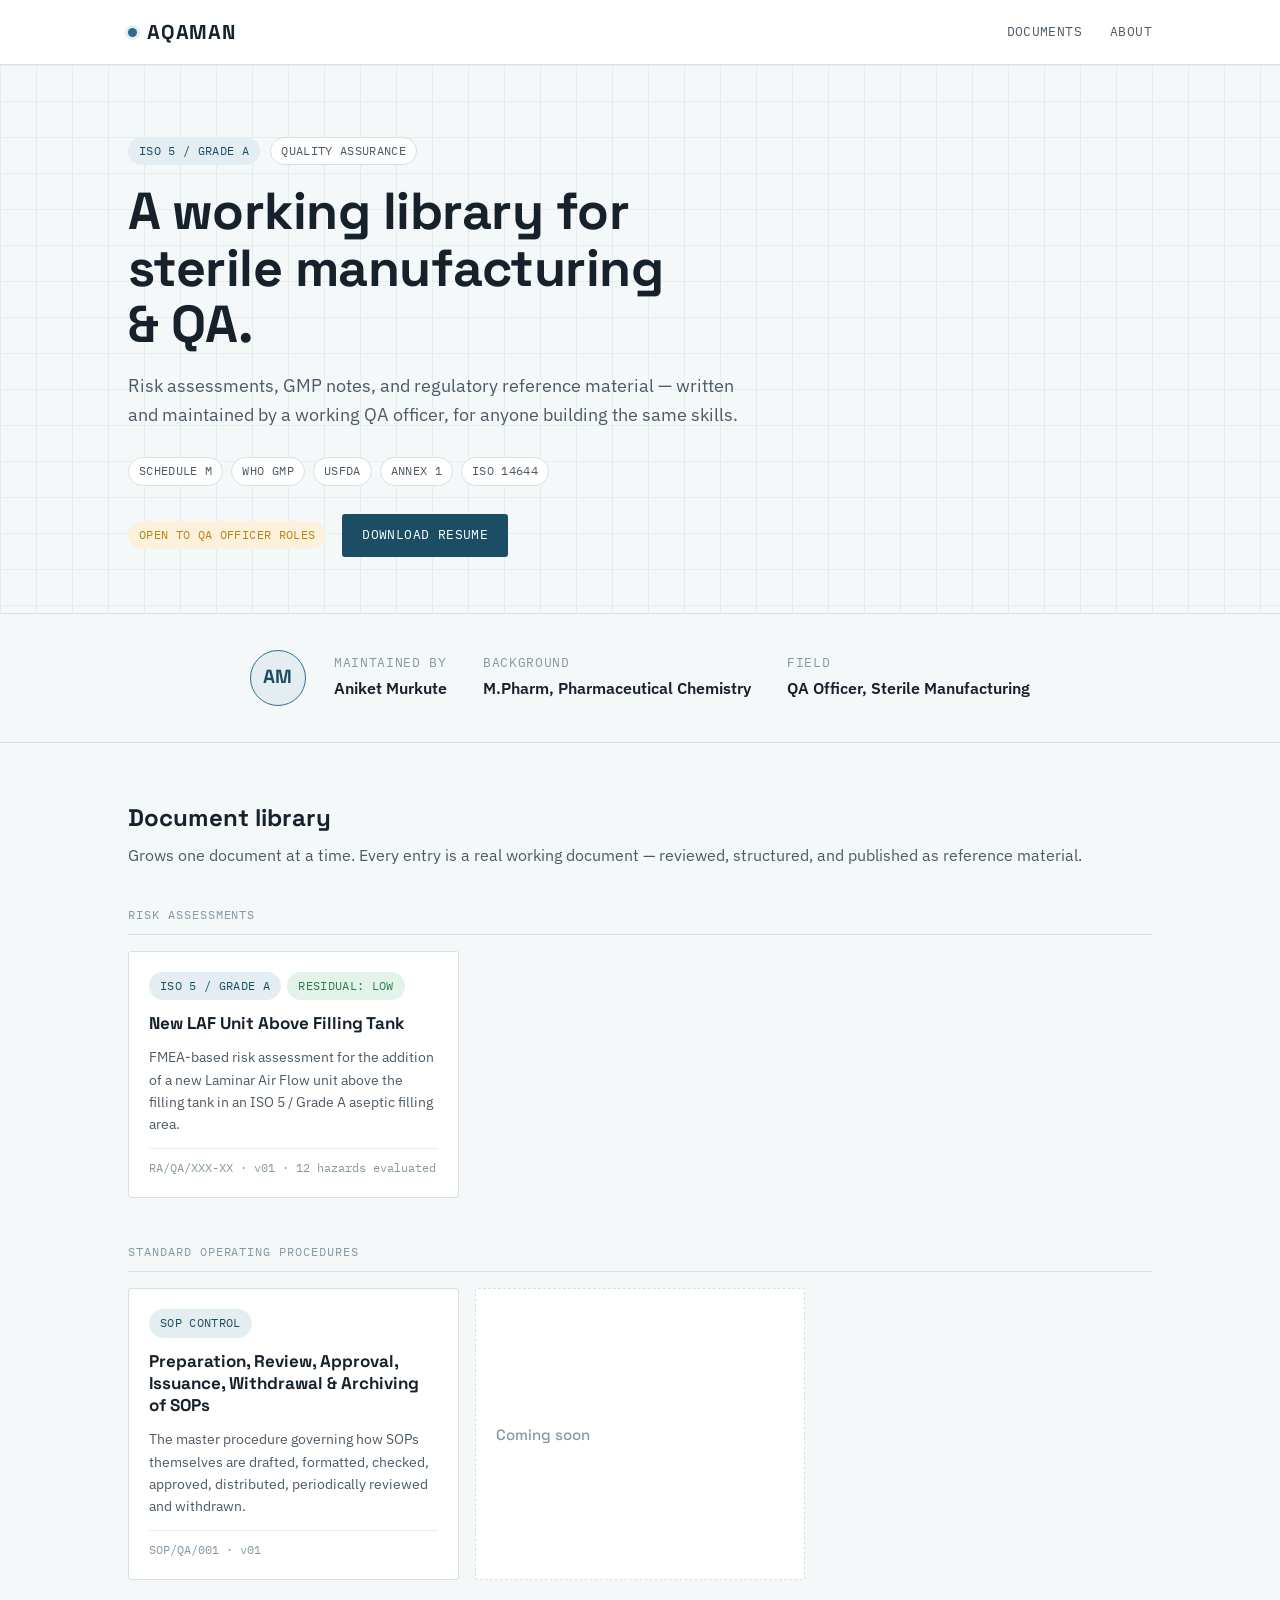
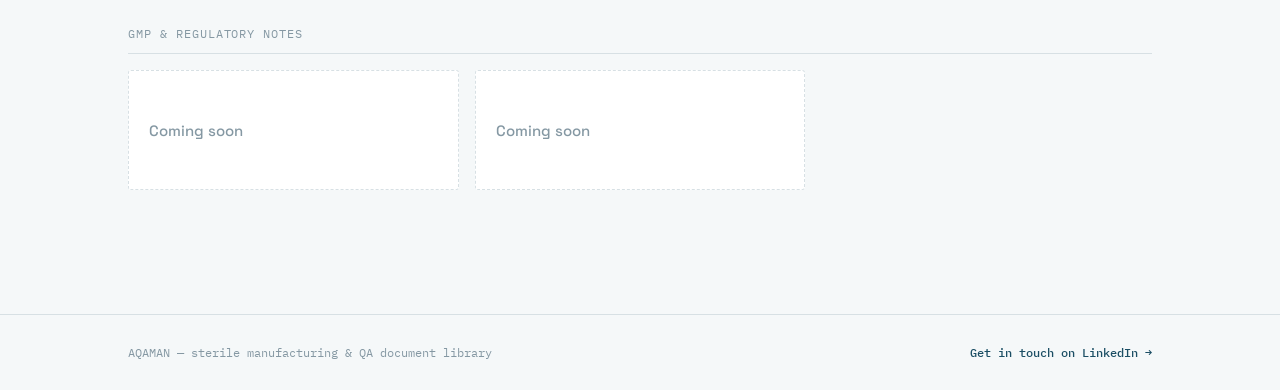
<file: index.html>
<!doctype html>
<html lang="en">
<head>
<meta charset="UTF-8">
<meta name="viewport" content="width=device-width, initial-scale=1">
<title>AQAMAN — Sterile Manufacturing &amp; QA Document Library</title>
<meta name="description" content="A working library of quality assurance and sterile manufacturing documents — risk assessments, GMP notes and regulatory references.">
<link rel="preconnect" href="https://fonts.googleapis.com">
<link href="https://fonts.googleapis.com/css2?family=Space+Grotesk:wght@500;700&family=IBM+Plex+Sans:wght@400;500;600&family=IBM+Plex+Mono:wght@400;500&display=swap" rel="stylesheet">
<link rel="stylesheet" href="styles.css">
</head>
<body>

<header class="site-header">
  <div class="wrap">
    <div class="wordmark"><span class="dot"></span>AQAMAN</div>
    <nav class="site-nav">
      <a href="#library">Documents</a>
      <a href="#about">About</a>
    </nav>
  </div>
</header>

<section class="hero blueprint">
  <div class="wrap">
    <div class="eyebrow">
      <span class="chip accent">ISO 5 / GRADE A</span>
      <span class="chip">QUALITY ASSURANCE</span>
    </div>
    <h1>A working library for sterile manufacturing &amp; QA.</h1>
    <p class="lede">Risk assessments, GMP notes, and regulatory reference material — written and maintained by a working QA officer, for anyone building the same skills.</p>
    <div class="chips-row">
      <span class="chip">SCHEDULE M</span>
      <span class="chip">WHO GMP</span>
      <span class="chip">USFDA</span>
      <span class="chip">ANNEX 1</span>
      <span class="chip">ISO 14644</span>
    </div>
    <div class="hero-cta">
      <span class="chip amber">OPEN TO QA OFFICER ROLES</span>
      <a class="btn-primary" href="resume.pdf" target="_blank" rel="noopener">Download Resume</a>
    </div>
  </div>
</section>

<section class="about-strip" id="about">
  <div class="wrap" style="display:flex; gap:28px; flex-wrap:wrap; align-items:center;">
    <div class="monogram">AM</div>
    <div class="about-details">
      <div class="who">
        Maintained by
        <strong>Aniket Murkute</strong>
      </div>
      <div class="who">
        Background
        <strong>M.Pharm, Pharmaceutical Chemistry</strong>
      </div>
      <div class="who">
        Field
        <strong>QA Officer, Sterile Manufacturing</strong>
      </div>
    </div>
  </div>
</section>

<section class="library" id="library">
  <div class="wrap">
    <h2>Document library</h2>
    <p class="sub">Grows one document at a time. Every entry is a real working document — reviewed, structured, and published as reference material.</p>

    <div class="category">
      <div class="category-label">Risk Assessments</div>
      <div class="doc-grid">
        <div class="doc-card">
          <div class="doc-tag-row">
            <span class="chip accent">ISO 5 / GRADE A</span>
            <span class="chip low">RESIDUAL: LOW</span>
          </div>
          <h3><a href="risk-assessment-new-laf.html">New LAF Unit Above Filling Tank</a></h3>
          <p>FMEA-based risk assessment for the addition of a new Laminar Air Flow unit above the filling tank in an ISO 5 / Grade A aseptic filling area.</p>
          <div class="doc-meta">RA/QA/XXX-XX &middot; v01 &middot; 12 hazards evaluated</div>
        </div>
      </div>
    </div>

    <div class="category">
      <div class="category-label">Standard Operating Procedures</div>
      <div class="doc-grid">
        <div class="doc-card">
          <div class="doc-tag-row">
            <span class="chip accent">SOP CONTROL</span>
          </div>
          <h3><a href="sop-preparation-control.html">Preparation, Review, Approval, Issuance, Withdrawal &amp; Archiving of SOPs</a></h3>
          <p>The master procedure governing how SOPs themselves are drafted, formatted, checked, approved, distributed, periodically reviewed and withdrawn.</p>
          <div class="doc-meta">SOP/QA/001 &middot; v01</div>
        </div>
        <div class="doc-card placeholder">
          <h3>Coming soon</h3>
        </div>
      </div>
    </div>

    <div class="category">
      <div class="category-label">GMP &amp; Regulatory Notes</div>
      <div class="doc-grid">
        <div class="doc-card placeholder">
          <h3>Coming soon</h3>
        </div>
        <div class="doc-card placeholder">
          <h3>Coming soon</h3>
        </div>
      </div>
    </div>
  </div>
</section>

<footer class="site-footer">
  <div class="wrap">
    <p>AQAMAN — sterile manufacturing &amp; QA document library</p>
    <p><a href="https://www.linkedin.com/in/aniket-murkute-a403751b2/" target="_blank" rel="noopener">Get in touch on LinkedIn &rarr;</a></p>
  </div>
</footer>

</body>
</html>
</file>
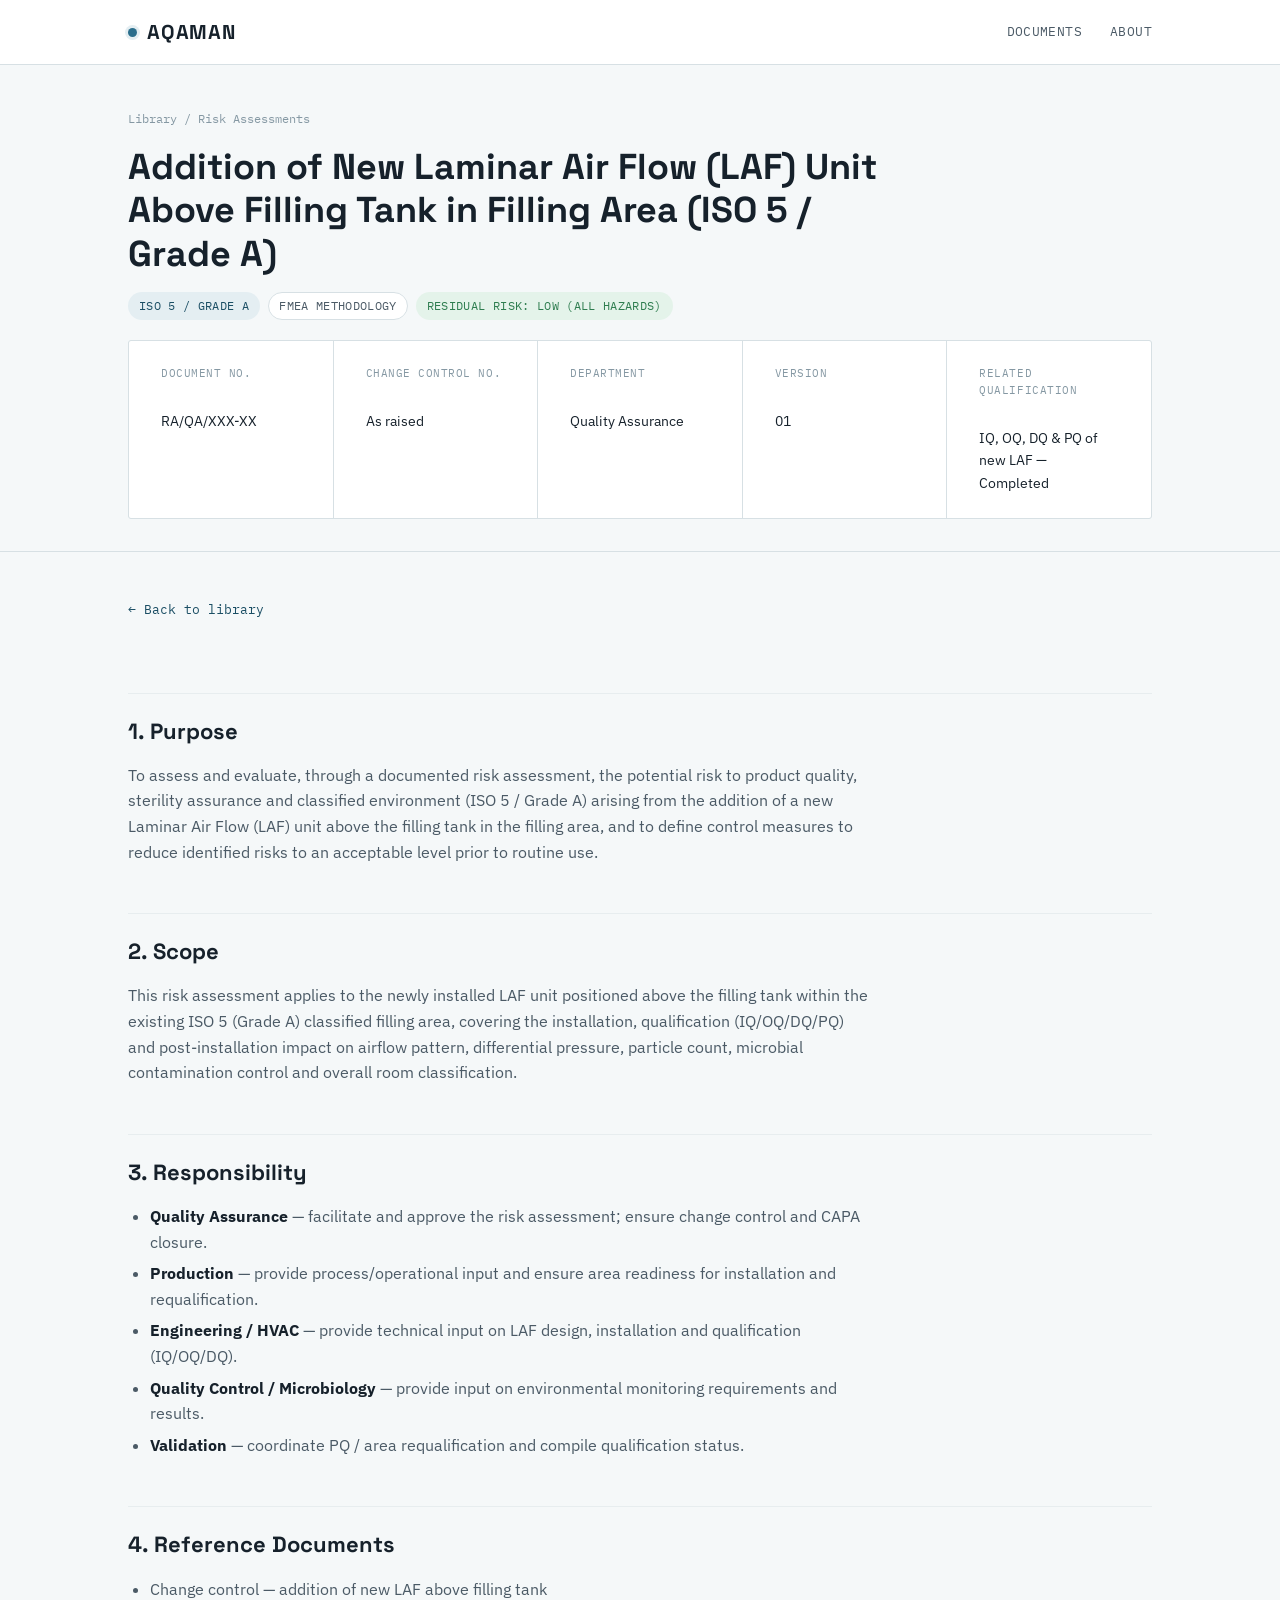
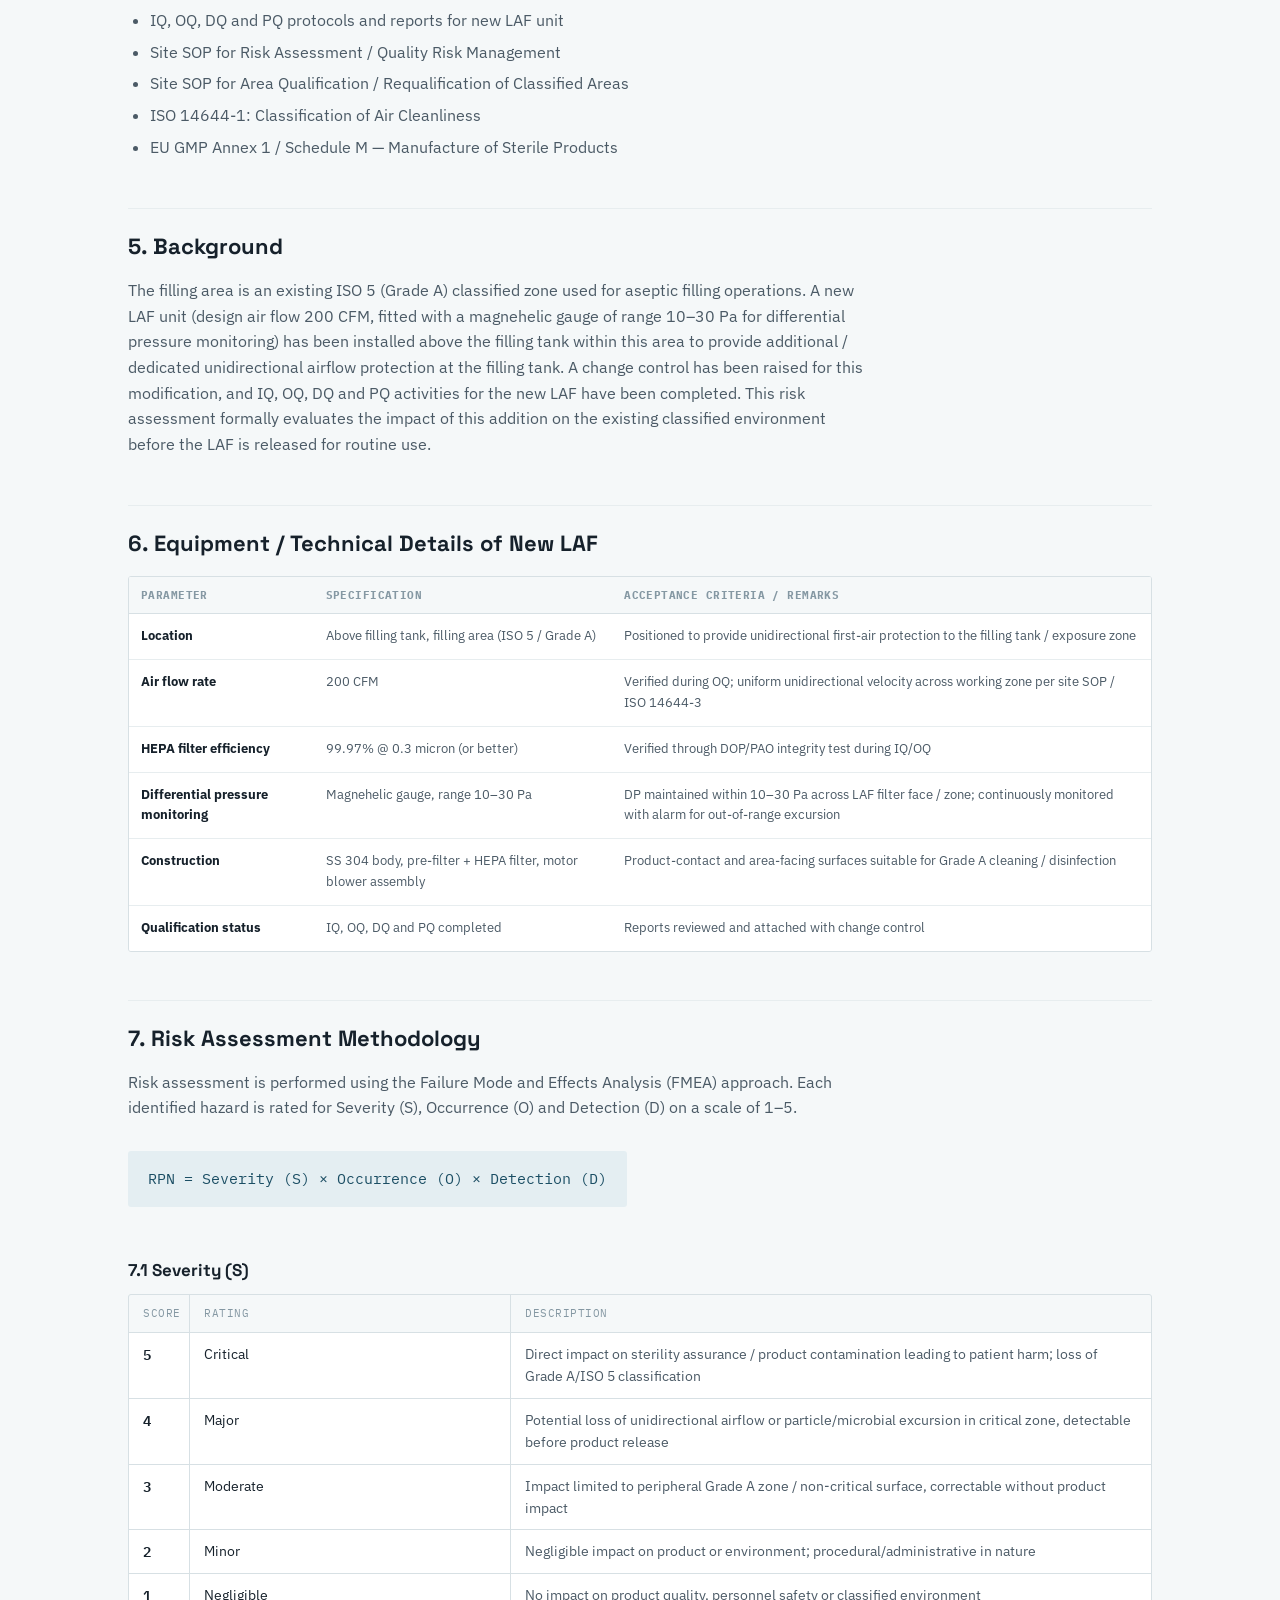
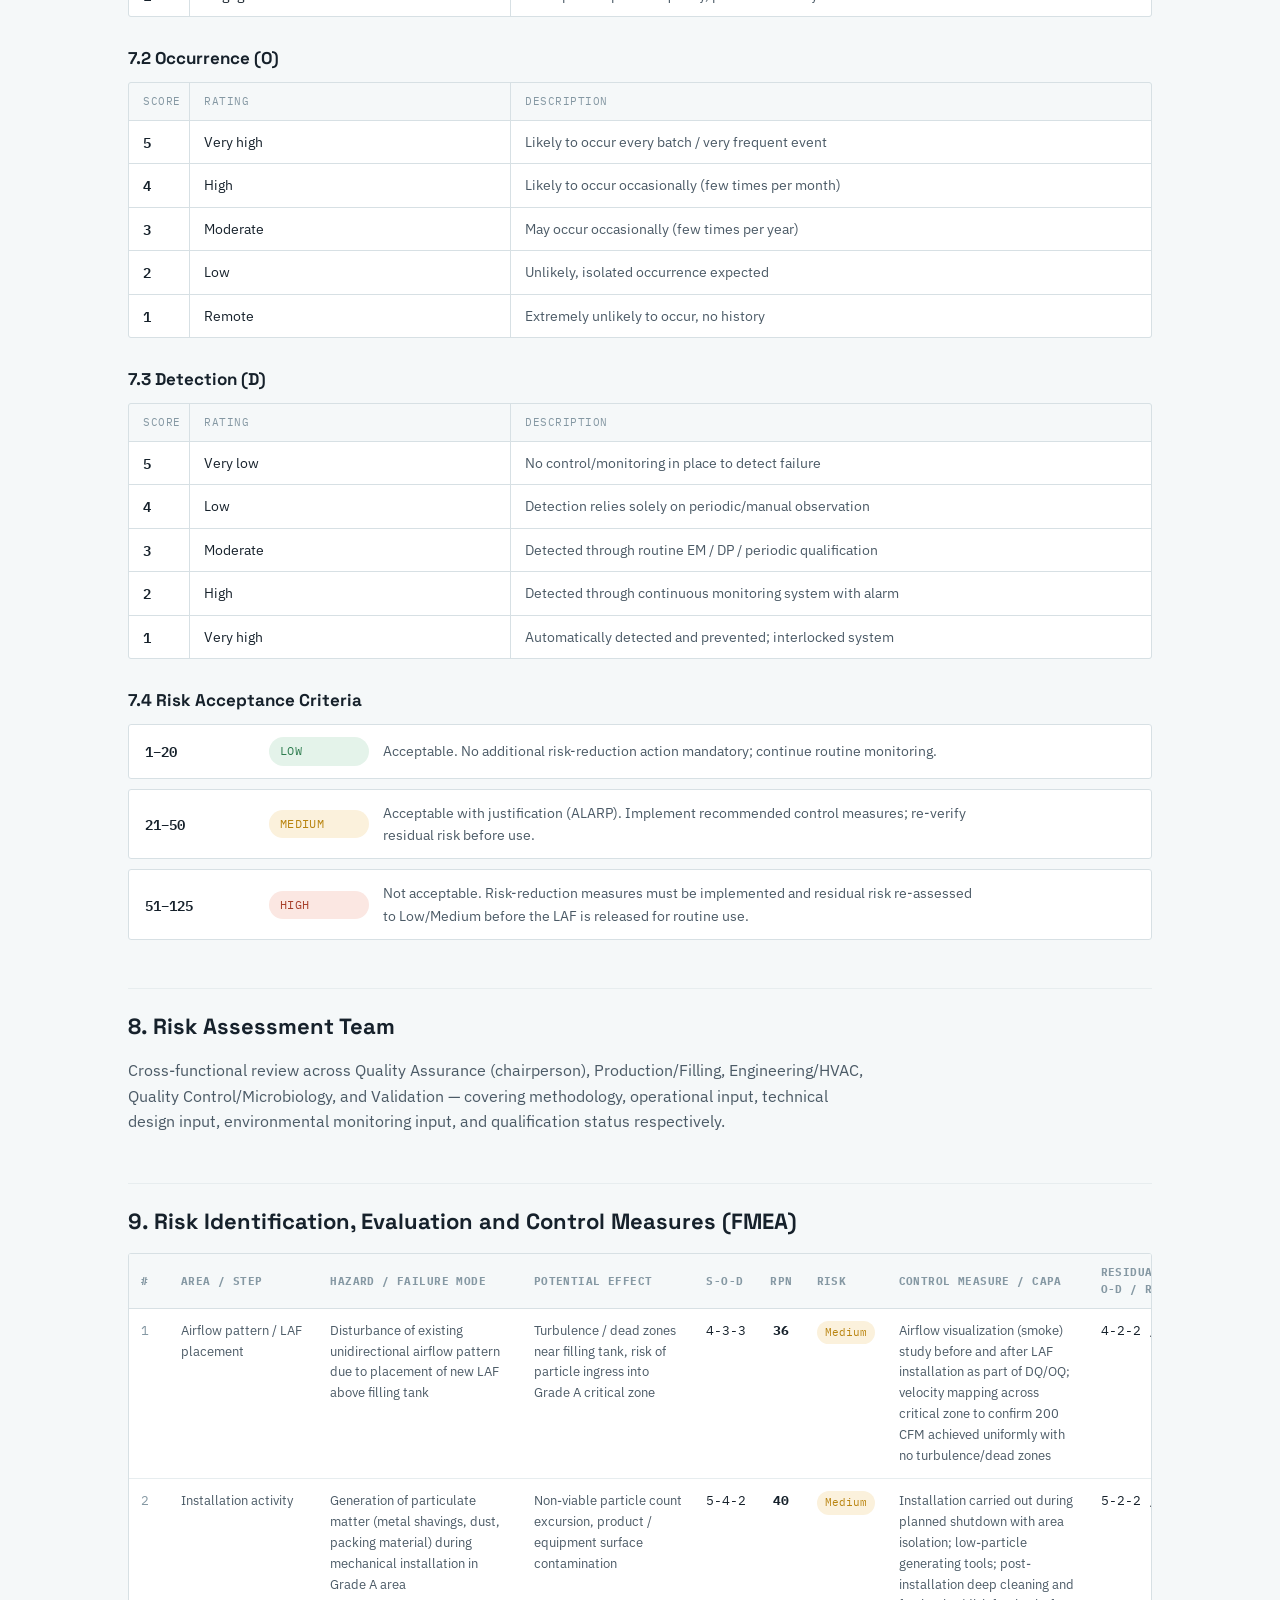
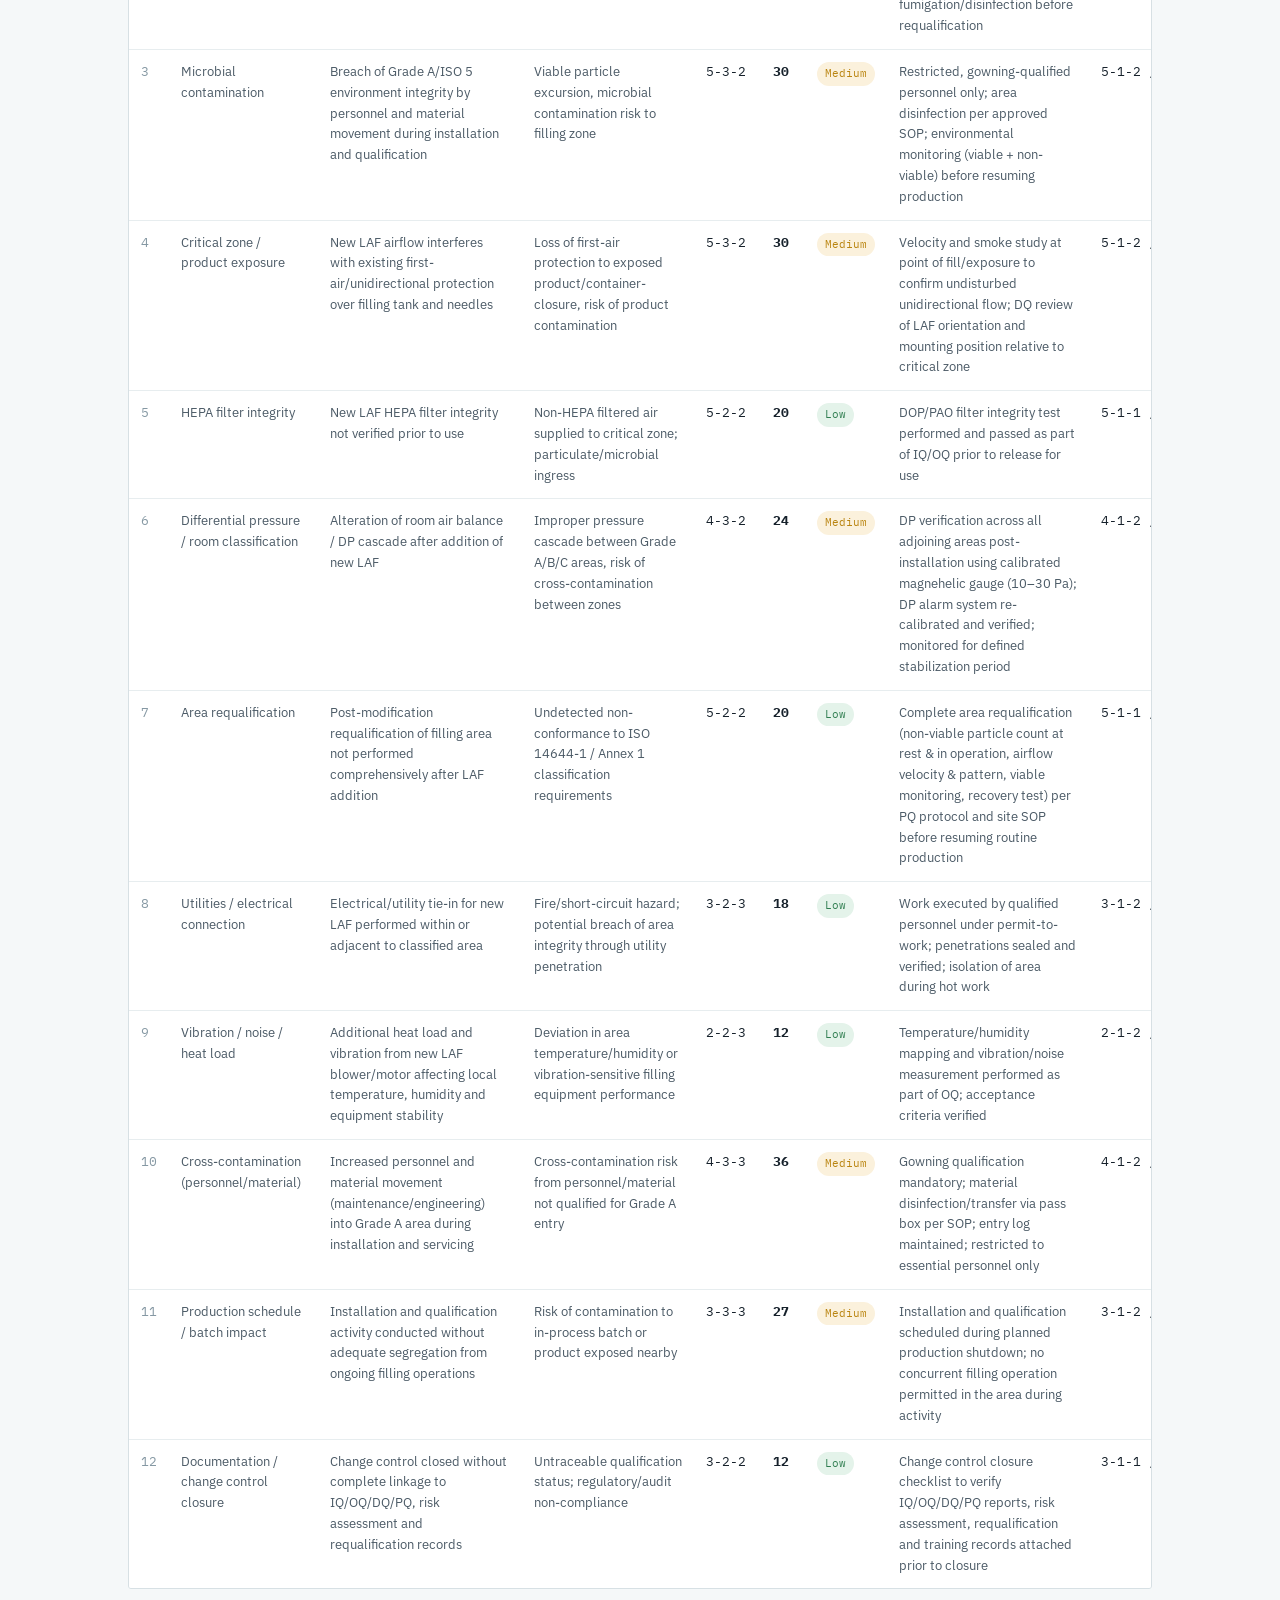
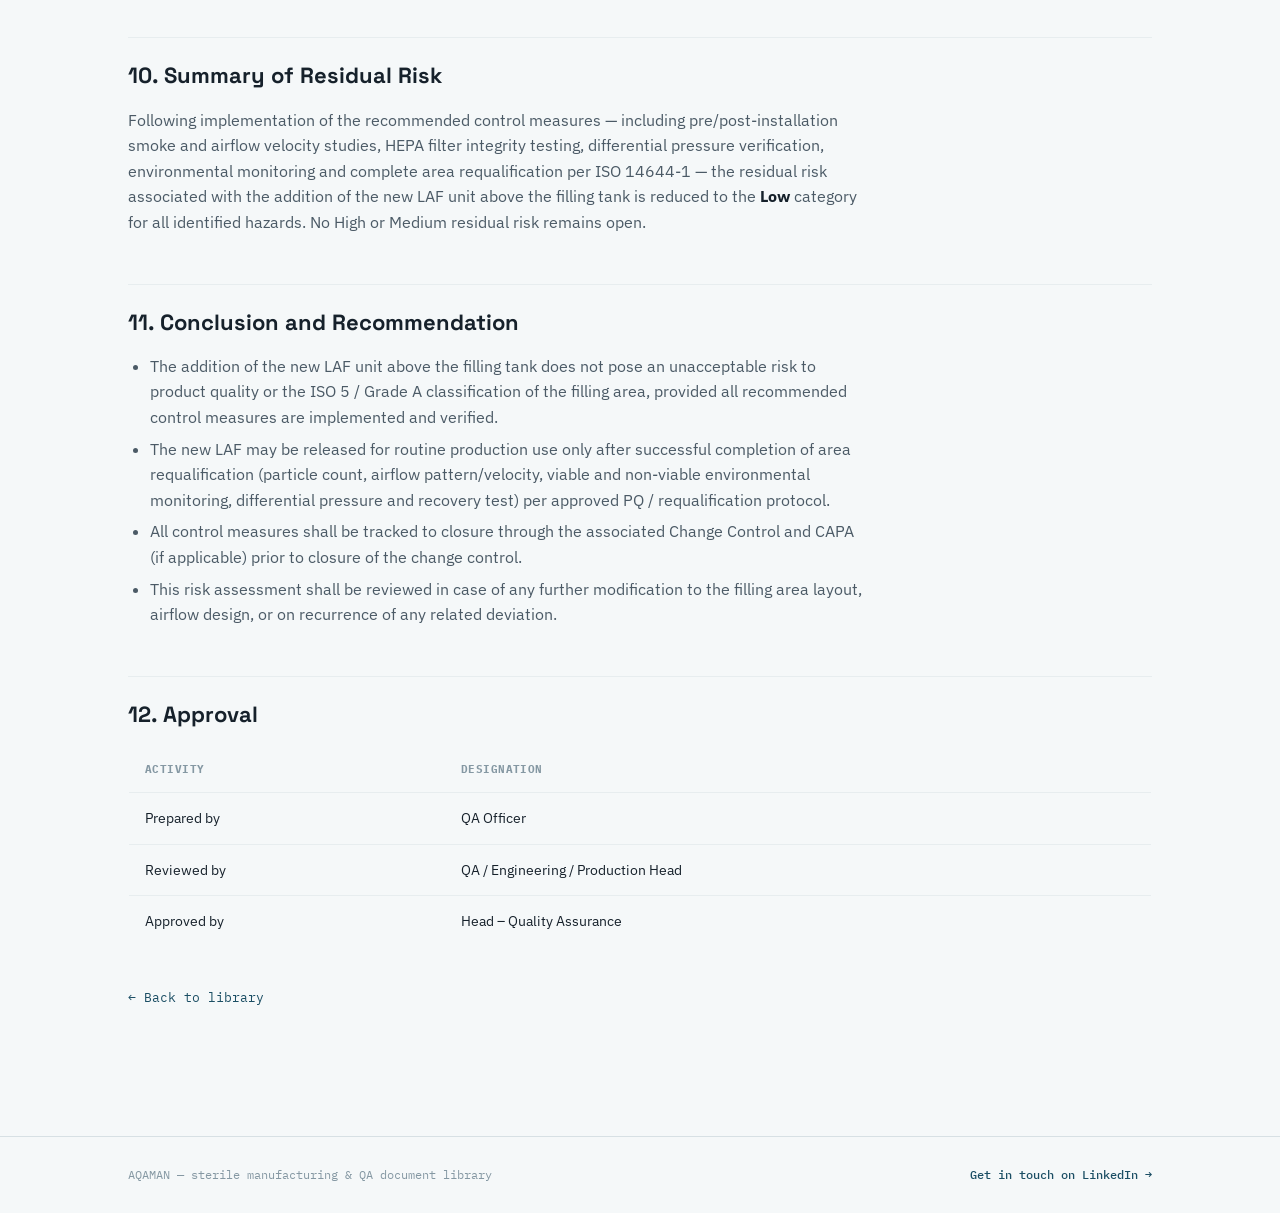
<file: risk-assessment-new-laf.html>
<!doctype html>
<html lang="en">
<head>
<meta charset="UTF-8">
<meta name="viewport" content="width=device-width, initial-scale=1">
<title>Risk Assessment — New LAF Unit Above Filling Tank | AQAMAN</title>
<meta name="description" content="FMEA-based risk assessment for the addition of a new Laminar Air Flow unit above the filling tank in an ISO 5 / Grade A aseptic filling area.">
<link rel="preconnect" href="https://fonts.googleapis.com">
<link href="https://fonts.googleapis.com/css2?family=Space+Grotesk:wght@500;700&family=IBM+Plex+Sans:wght@400;500;600&family=IBM+Plex+Mono:wght@400;500&display=swap" rel="stylesheet">
<link rel="stylesheet" href="styles.css">
</head>
<body>

<header class="site-header">
  <div class="wrap">
    <div class="wordmark"><span class="dot"></span>AQAMAN</div>
    <nav class="site-nav">
      <a href="index.html#library">Documents</a>
      <a href="index.html#about">About</a>
    </nav>
  </div>
</header>

<section class="doc-header">
  <div class="wrap">
    <div class="breadcrumb"><a href="index.html">Library</a> / Risk Assessments</div>
    <h1>Addition of New Laminar Air Flow (LAF) Unit Above Filling Tank in Filling Area (ISO 5 / Grade A)</h1>
    <div class="chips-row">
      <span class="chip accent">ISO 5 / GRADE A</span>
      <span class="chip">FMEA METHODOLOGY</span>
      <span class="chip low">RESIDUAL RISK: LOW (ALL HAZARDS)</span>
    </div>
    <div class="meta-table">
      <div><div class="k">Document No.</div><div class="v">RA/QA/XXX-XX</div></div>
      <div><div class="k">Change Control No.</div><div class="v">As raised</div></div>
      <div><div class="k">Department</div><div class="v">Quality Assurance</div></div>
      <div><div class="k">Version</div><div class="v">01</div></div>
      <div><div class="k">Related Qualification</div><div class="v">IQ, OQ, DQ &amp; PQ of new LAF — Completed</div></div>
    </div>
  </div>
</section>

<section class="doc-body">
  <div class="wrap">

    <a class="back-link" href="index.html#library">&larr; Back to library</a>

    <h2>1. Purpose</h2>
    <p>To assess and evaluate, through a documented risk assessment, the potential risk to product quality, sterility assurance and classified environment (ISO 5 / Grade A) arising from the addition of a new Laminar Air Flow (LAF) unit above the filling tank in the filling area, and to define control measures to reduce identified risks to an acceptable level prior to routine use.</p>

    <h2>2. Scope</h2>
    <p>This risk assessment applies to the newly installed LAF unit positioned above the filling tank within the existing ISO 5 (Grade A) classified filling area, covering the installation, qualification (IQ/OQ/DQ/PQ) and post-installation impact on airflow pattern, differential pressure, particle count, microbial contamination control and overall room classification.</p>

    <h2>3. Responsibility</h2>
    <ul>
      <li><strong>Quality Assurance</strong> — facilitate and approve the risk assessment; ensure change control and CAPA closure.</li>
      <li><strong>Production</strong> — provide process/operational input and ensure area readiness for installation and requalification.</li>
      <li><strong>Engineering / HVAC</strong> — provide technical input on LAF design, installation and qualification (IQ/OQ/DQ).</li>
      <li><strong>Quality Control / Microbiology</strong> — provide input on environmental monitoring requirements and results.</li>
      <li><strong>Validation</strong> — coordinate PQ / area requalification and compile qualification status.</li>
    </ul>

    <h2>4. Reference Documents</h2>
    <ul>
      <li>Change control — addition of new LAF above filling tank</li>
      <li>IQ, OQ, DQ and PQ protocols and reports for new LAF unit</li>
      <li>Site SOP for Risk Assessment / Quality Risk Management</li>
      <li>Site SOP for Area Qualification / Requalification of Classified Areas</li>
      <li>ISO 14644-1: Classification of Air Cleanliness</li>
      <li>EU GMP Annex 1 / Schedule M — Manufacture of Sterile Products</li>
    </ul>

    <h2>5. Background</h2>
    <p>The filling area is an existing ISO 5 (Grade A) classified zone used for aseptic filling operations. A new LAF unit (design air flow 200 CFM, fitted with a magnehelic gauge of range 10–30 Pa for differential pressure monitoring) has been installed above the filling tank within this area to provide additional / dedicated unidirectional airflow protection at the filling tank. A change control has been raised for this modification, and IQ, OQ, DQ and PQ activities for the new LAF have been completed. This risk assessment formally evaluates the impact of this addition on the existing classified environment before the LAF is released for routine use.</p>

    <h2>6. Equipment / Technical Details of New LAF</h2>
    <div class="table-scroll">
      <table class="fmea" style="min-width:700px;">
        <thead><tr><th>Parameter</th><th>Specification</th><th>Acceptance criteria / remarks</th></tr></thead>
        <tbody>
          <tr><td><strong>Location</strong></td><td>Above filling tank, filling area (ISO 5 / Grade A)</td><td>Positioned to provide unidirectional first-air protection to the filling tank / exposure zone</td></tr>
          <tr><td><strong>Air flow rate</strong></td><td>200 CFM</td><td>Verified during OQ; uniform unidirectional velocity across working zone per site SOP / ISO 14644-3</td></tr>
          <tr><td><strong>HEPA filter efficiency</strong></td><td>99.97% @ 0.3 micron (or better)</td><td>Verified through DOP/PAO integrity test during IQ/OQ</td></tr>
          <tr><td><strong>Differential pressure monitoring</strong></td><td>Magnehelic gauge, range 10–30 Pa</td><td>DP maintained within 10–30 Pa across LAF filter face / zone; continuously monitored with alarm for out-of-range excursion</td></tr>
          <tr><td><strong>Construction</strong></td><td>SS 304 body, pre-filter + HEPA filter, motor blower assembly</td><td>Product-contact and area-facing surfaces suitable for Grade A cleaning / disinfection</td></tr>
          <tr><td><strong>Qualification status</strong></td><td>IQ, OQ, DQ and PQ completed</td><td>Reports reviewed and attached with change control</td></tr>
        </tbody>
      </table>
    </div>

    <h2>7. Risk Assessment Methodology</h2>
    <p>Risk assessment is performed using the Failure Mode and Effects Analysis (FMEA) approach. Each identified hazard is rated for Severity (S), Occurrence (O) and Detection (D) on a scale of 1–5.</p>
    <div class="formula-box">RPN = Severity (S) &times; Occurrence (O) &times; Detection (D)</div>

    <h3>7.1 Severity (S)</h3>
    <div class="scale-grid">
      <div class="h">Score</div><div class="h">Rating</div><div class="h">Description</div>
      <div class="score">5</div><div>Critical</div><div class="desc">Direct impact on sterility assurance / product contamination leading to patient harm; loss of Grade A/ISO 5 classification</div>
      <div class="score">4</div><div>Major</div><div class="desc">Potential loss of unidirectional airflow or particle/microbial excursion in critical zone, detectable before product release</div>
      <div class="score">3</div><div>Moderate</div><div class="desc">Impact limited to peripheral Grade A zone / non-critical surface, correctable without product impact</div>
      <div class="score">2</div><div>Minor</div><div class="desc">Negligible impact on product or environment; procedural/administrative in nature</div>
      <div class="score">1</div><div>Negligible</div><div class="desc">No impact on product quality, personnel safety or classified environment</div>
    </div>

    <h3>7.2 Occurrence (O)</h3>
    <div class="scale-grid">
      <div class="h">Score</div><div class="h">Rating</div><div class="h">Description</div>
      <div class="score">5</div><div>Very high</div><div class="desc">Likely to occur every batch / very frequent event</div>
      <div class="score">4</div><div>High</div><div class="desc">Likely to occur occasionally (few times per month)</div>
      <div class="score">3</div><div>Moderate</div><div class="desc">May occur occasionally (few times per year)</div>
      <div class="score">2</div><div>Low</div><div class="desc">Unlikely, isolated occurrence expected</div>
      <div class="score">1</div><div>Remote</div><div class="desc">Extremely unlikely to occur, no history</div>
    </div>

    <h3>7.3 Detection (D)</h3>
    <div class="scale-grid">
      <div class="h">Score</div><div class="h">Rating</div><div class="h">Description</div>
      <div class="score">5</div><div>Very low</div><div class="desc">No control/monitoring in place to detect failure</div>
      <div class="score">4</div><div>Low</div><div class="desc">Detection relies solely on periodic/manual observation</div>
      <div class="score">3</div><div>Moderate</div><div class="desc">Detected through routine EM / DP / periodic qualification</div>
      <div class="score">2</div><div>High</div><div class="desc">Detected through continuous monitoring system with alarm</div>
      <div class="score">1</div><div>Very high</div><div class="desc">Automatically detected and prevented; interlocked system</div>
    </div>

    <h3>7.4 Risk Acceptance Criteria</h3>
    <div class="acceptance-grid">
      <div class="acceptance-row"><span class="rpn">1–20</span><span class="chip low">LOW</span><p>Acceptable. No additional risk-reduction action mandatory; continue routine monitoring.</p></div>
      <div class="acceptance-row"><span class="rpn">21–50</span><span class="chip medium">MEDIUM</span><p>Acceptable with justification (ALARP). Implement recommended control measures; re-verify residual risk before use.</p></div>
      <div class="acceptance-row"><span class="rpn">51–125</span><span class="chip high">HIGH</span><p>Not acceptable. Risk-reduction measures must be implemented and residual risk re-assessed to Low/Medium before the LAF is released for routine use.</p></div>
    </div>

    <h2>8. Risk Assessment Team</h2>
    <p>Cross-functional review across Quality Assurance (chairperson), Production/Filling, Engineering/HVAC, Quality Control/Microbiology, and Validation — covering methodology, operational input, technical design input, environmental monitoring input, and qualification status respectively.</p>

    <h2>9. Risk Identification, Evaluation and Control Measures (FMEA)</h2>
    <div class="table-scroll">
      <table class="fmea">
        <thead>
          <tr>
            <th>#</th><th>Area / Step</th><th>Hazard / Failure Mode</th><th>Potential Effect</th>
            <th>S-O-D</th><th>RPN</th><th>Risk</th><th>Control Measure / CAPA</th><th>Residual S-O-D / RPN</th><th>Residual</th>
          </tr>
        </thead>
        <tbody>
          <tr>
            <td class="num">1</td><td>Airflow pattern / LAF placement</td>
            <td>Disturbance of existing unidirectional airflow pattern due to placement of new LAF above filling tank</td>
            <td>Turbulence / dead zones near filling tank, risk of particle ingress into Grade A critical zone</td>
            <td class="sod">4-3-3</td><td class="rpn">36</td><td><span class="risk-pill medium">Medium</span></td>
            <td>Airflow visualization (smoke) study before and after LAF installation as part of DQ/OQ; velocity mapping across critical zone to confirm 200 CFM achieved uniformly with no turbulence/dead zones</td>
            <td class="sod">4-2-2 / 16</td><td><span class="risk-pill low">Low</span></td>
          </tr>
          <tr>
            <td class="num">2</td><td>Installation activity</td>
            <td>Generation of particulate matter (metal shavings, dust, packing material) during mechanical installation in Grade A area</td>
            <td>Non-viable particle count excursion, product / equipment surface contamination</td>
            <td class="sod">5-4-2</td><td class="rpn">40</td><td><span class="risk-pill medium">Medium</span></td>
            <td>Installation carried out during planned shutdown with area isolation; low-particle generating tools; post-installation deep cleaning and fumigation/disinfection before requalification</td>
            <td class="sod">5-2-2 / 20</td><td><span class="risk-pill low">Low</span></td>
          </tr>
          <tr>
            <td class="num">3</td><td>Microbial contamination</td>
            <td>Breach of Grade A/ISO 5 environment integrity by personnel and material movement during installation and qualification</td>
            <td>Viable particle excursion, microbial contamination risk to filling zone</td>
            <td class="sod">5-3-2</td><td class="rpn">30</td><td><span class="risk-pill medium">Medium</span></td>
            <td>Restricted, gowning-qualified personnel only; area disinfection per approved SOP; environmental monitoring (viable + non-viable) before resuming production</td>
            <td class="sod">5-1-2 / 10</td><td><span class="risk-pill low">Low</span></td>
          </tr>
          <tr>
            <td class="num">4</td><td>Critical zone / product exposure</td>
            <td>New LAF airflow interferes with existing first-air/unidirectional protection over filling tank and needles</td>
            <td>Loss of first-air protection to exposed product/container-closure, risk of product contamination</td>
            <td class="sod">5-3-2</td><td class="rpn">30</td><td><span class="risk-pill medium">Medium</span></td>
            <td>Velocity and smoke study at point of fill/exposure to confirm undisturbed unidirectional flow; DQ review of LAF orientation and mounting position relative to critical zone</td>
            <td class="sod">5-1-2 / 10</td><td><span class="risk-pill low">Low</span></td>
          </tr>
          <tr>
            <td class="num">5</td><td>HEPA filter integrity</td>
            <td>New LAF HEPA filter integrity not verified prior to use</td>
            <td>Non-HEPA filtered air supplied to critical zone; particulate/microbial ingress</td>
            <td class="sod">5-2-2</td><td class="rpn">20</td><td><span class="risk-pill low">Low</span></td>
            <td>DOP/PAO filter integrity test performed and passed as part of IQ/OQ prior to release for use</td>
            <td class="sod">5-1-1 / 5</td><td><span class="risk-pill low">Low</span></td>
          </tr>
          <tr>
            <td class="num">6</td><td>Differential pressure / room classification</td>
            <td>Alteration of room air balance / DP cascade after addition of new LAF</td>
            <td>Improper pressure cascade between Grade A/B/C areas, risk of cross-contamination between zones</td>
            <td class="sod">4-3-2</td><td class="rpn">24</td><td><span class="risk-pill medium">Medium</span></td>
            <td>DP verification across all adjoining areas post-installation using calibrated magnehelic gauge (10–30 Pa); DP alarm system re-calibrated and verified; monitored for defined stabilization period</td>
            <td class="sod">4-1-2 / 8</td><td><span class="risk-pill low">Low</span></td>
          </tr>
          <tr>
            <td class="num">7</td><td>Area requalification</td>
            <td>Post-modification requalification of filling area not performed comprehensively after LAF addition</td>
            <td>Undetected non-conformance to ISO 14644-1 / Annex 1 classification requirements</td>
            <td class="sod">5-2-2</td><td class="rpn">20</td><td><span class="risk-pill low">Low</span></td>
            <td>Complete area requalification (non-viable particle count at rest &amp; in operation, airflow velocity &amp; pattern, viable monitoring, recovery test) per PQ protocol and site SOP before resuming routine production</td>
            <td class="sod">5-1-1 / 5</td><td><span class="risk-pill low">Low</span></td>
          </tr>
          <tr>
            <td class="num">8</td><td>Utilities / electrical connection</td>
            <td>Electrical/utility tie-in for new LAF performed within or adjacent to classified area</td>
            <td>Fire/short-circuit hazard; potential breach of area integrity through utility penetration</td>
            <td class="sod">3-2-3</td><td class="rpn">18</td><td><span class="risk-pill low">Low</span></td>
            <td>Work executed by qualified personnel under permit-to-work; penetrations sealed and verified; isolation of area during hot work</td>
            <td class="sod">3-1-2 / 6</td><td><span class="risk-pill low">Low</span></td>
          </tr>
          <tr>
            <td class="num">9</td><td>Vibration / noise / heat load</td>
            <td>Additional heat load and vibration from new LAF blower/motor affecting local temperature, humidity and equipment stability</td>
            <td>Deviation in area temperature/humidity or vibration-sensitive filling equipment performance</td>
            <td class="sod">2-2-3</td><td class="rpn">12</td><td><span class="risk-pill low">Low</span></td>
            <td>Temperature/humidity mapping and vibration/noise measurement performed as part of OQ; acceptance criteria verified</td>
            <td class="sod">2-1-2 / 4</td><td><span class="risk-pill low">Low</span></td>
          </tr>
          <tr>
            <td class="num">10</td><td>Cross-contamination (personnel/material)</td>
            <td>Increased personnel and material movement (maintenance/engineering) into Grade A area during installation and servicing</td>
            <td>Cross-contamination risk from personnel/material not qualified for Grade A entry</td>
            <td class="sod">4-3-3</td><td class="rpn">36</td><td><span class="risk-pill medium">Medium</span></td>
            <td>Gowning qualification mandatory; material disinfection/transfer via pass box per SOP; entry log maintained; restricted to essential personnel only</td>
            <td class="sod">4-1-2 / 8</td><td><span class="risk-pill low">Low</span></td>
          </tr>
          <tr>
            <td class="num">11</td><td>Production schedule / batch impact</td>
            <td>Installation and qualification activity conducted without adequate segregation from ongoing filling operations</td>
            <td>Risk of contamination to in-process batch or product exposed nearby</td>
            <td class="sod">3-3-3</td><td class="rpn">27</td><td><span class="risk-pill medium">Medium</span></td>
            <td>Installation and qualification scheduled during planned production shutdown; no concurrent filling operation permitted in the area during activity</td>
            <td class="sod">3-1-2 / 6</td><td><span class="risk-pill low">Low</span></td>
          </tr>
          <tr>
            <td class="num">12</td><td>Documentation / change control closure</td>
            <td>Change control closed without complete linkage to IQ/OQ/DQ/PQ, risk assessment and requalification records</td>
            <td>Untraceable qualification status; regulatory/audit non-compliance</td>
            <td class="sod">3-2-2</td><td class="rpn">12</td><td><span class="risk-pill low">Low</span></td>
            <td>Change control closure checklist to verify IQ/OQ/DQ/PQ reports, risk assessment, requalification and training records attached prior to closure</td>
            <td class="sod">3-1-1 / 3</td><td><span class="risk-pill low">Low</span></td>
          </tr>
        </tbody>
      </table>
    </div>

    <h2>10. Summary of Residual Risk</h2>
    <p>Following implementation of the recommended control measures — including pre/post-installation smoke and airflow velocity studies, HEPA filter integrity testing, differential pressure verification, environmental monitoring and complete area requalification per ISO 14644-1 — the residual risk associated with the addition of the new LAF unit above the filling tank is reduced to the <strong>Low</strong> category for all identified hazards. No High or Medium residual risk remains open.</p>

    <h2>11. Conclusion and Recommendation</h2>
    <ul>
      <li>The addition of the new LAF unit above the filling tank does not pose an unacceptable risk to product quality or the ISO 5 / Grade A classification of the filling area, provided all recommended control measures are implemented and verified.</li>
      <li>The new LAF may be released for routine production use only after successful completion of area requalification (particle count, airflow pattern/velocity, viable and non-viable environmental monitoring, differential pressure and recovery test) per approved PQ / requalification protocol.</li>
      <li>All control measures shall be tracked to closure through the associated Change Control and CAPA (if applicable) prior to closure of the change control.</li>
      <li>This risk assessment shall be reviewed in case of any further modification to the filling area layout, airflow design, or on recurrence of any related deviation.</li>
    </ul>

    <h2>12. Approval</h2>
    <table class="approval-table">
      <thead><tr><th>Activity</th><th>Designation</th></tr></thead>
      <tbody>
        <tr><td>Prepared by</td><td>QA Officer</td></tr>
        <tr><td>Reviewed by</td><td>QA / Engineering / Production Head</td></tr>
        <tr><td>Approved by</td><td>Head – Quality Assurance</td></tr>
      </tbody>
    </table>

    <p style="margin-top:36px;"><a class="back-link" href="index.html#library">&larr; Back to library</a></p>

  </div>
</section>

<footer class="site-footer">
  <div class="wrap">
    <p>AQAMAN — sterile manufacturing &amp; QA document library</p>
    <p><a href="https://www.linkedin.com/in/aniket-murkute-a403751b2/" target="_blank" rel="noopener">Get in touch on LinkedIn &rarr;</a></p>
  </div>
</footer>

</body>
</html>
</file>
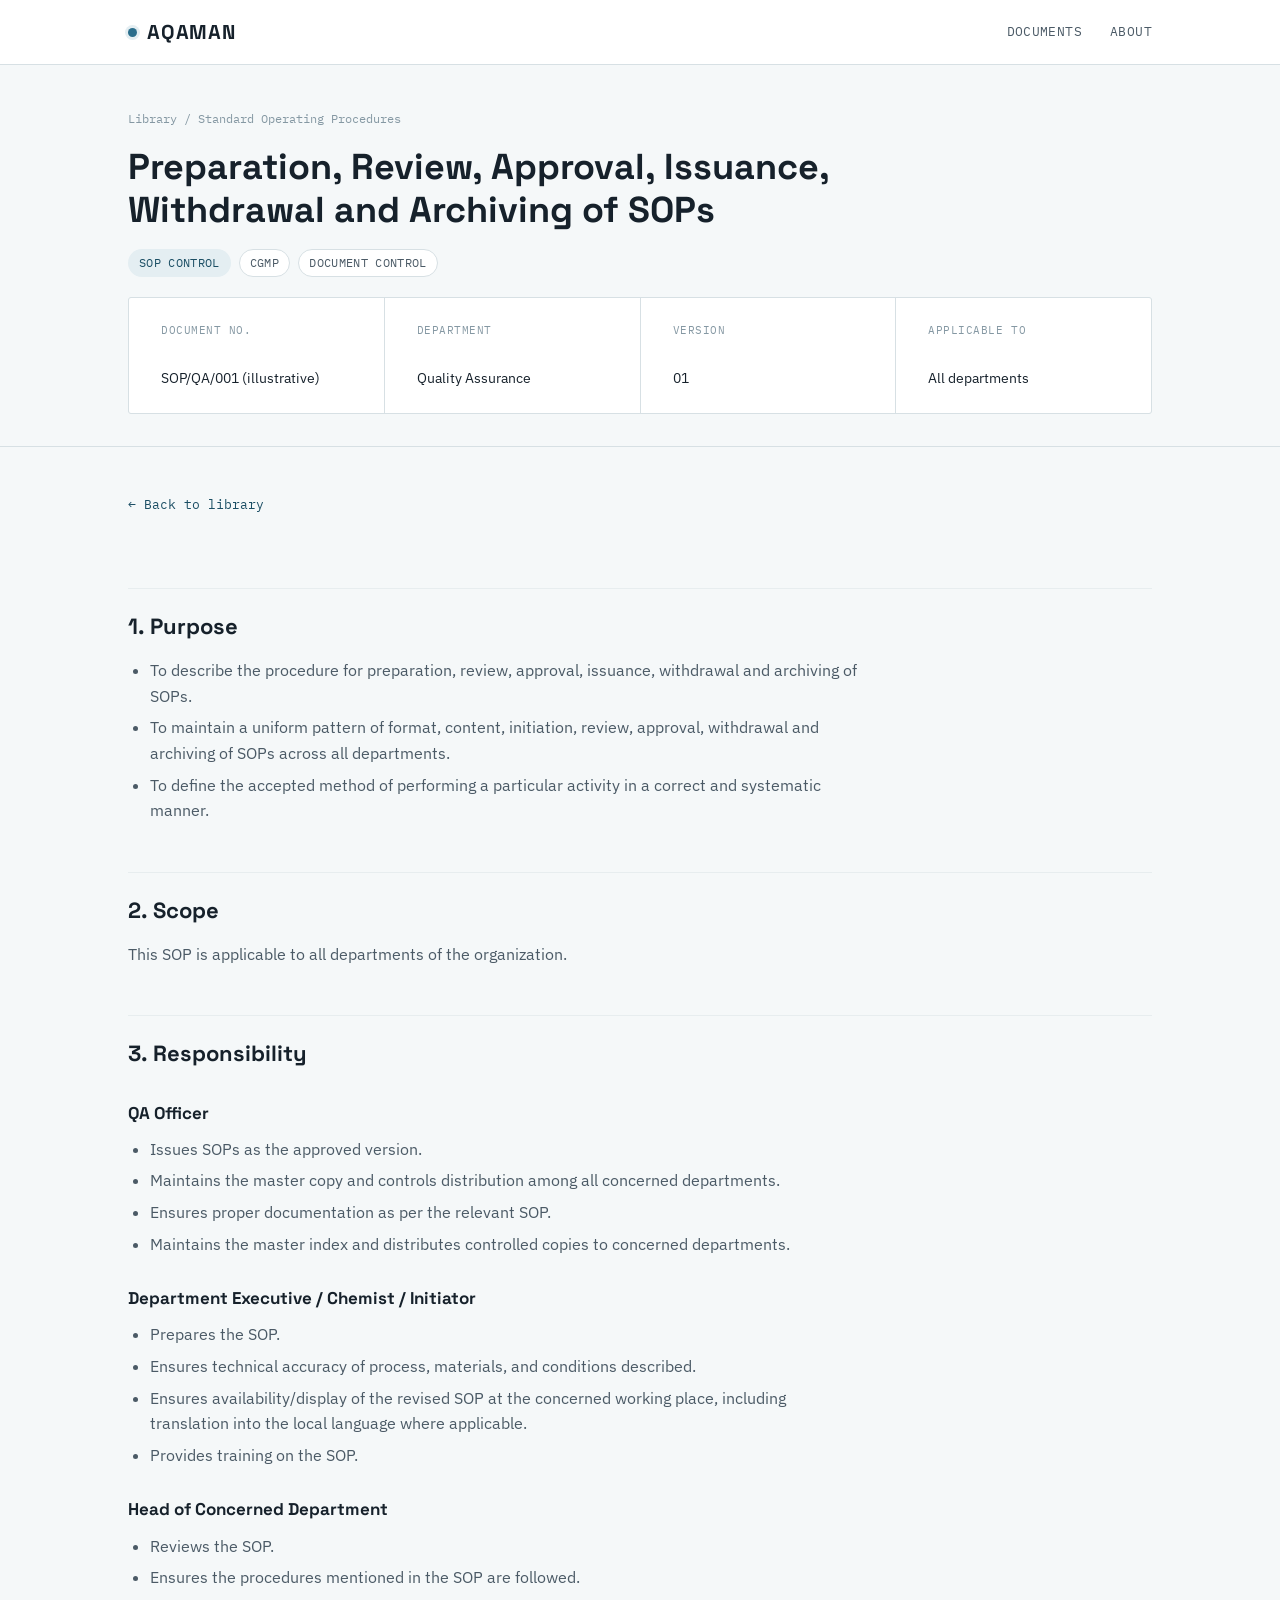
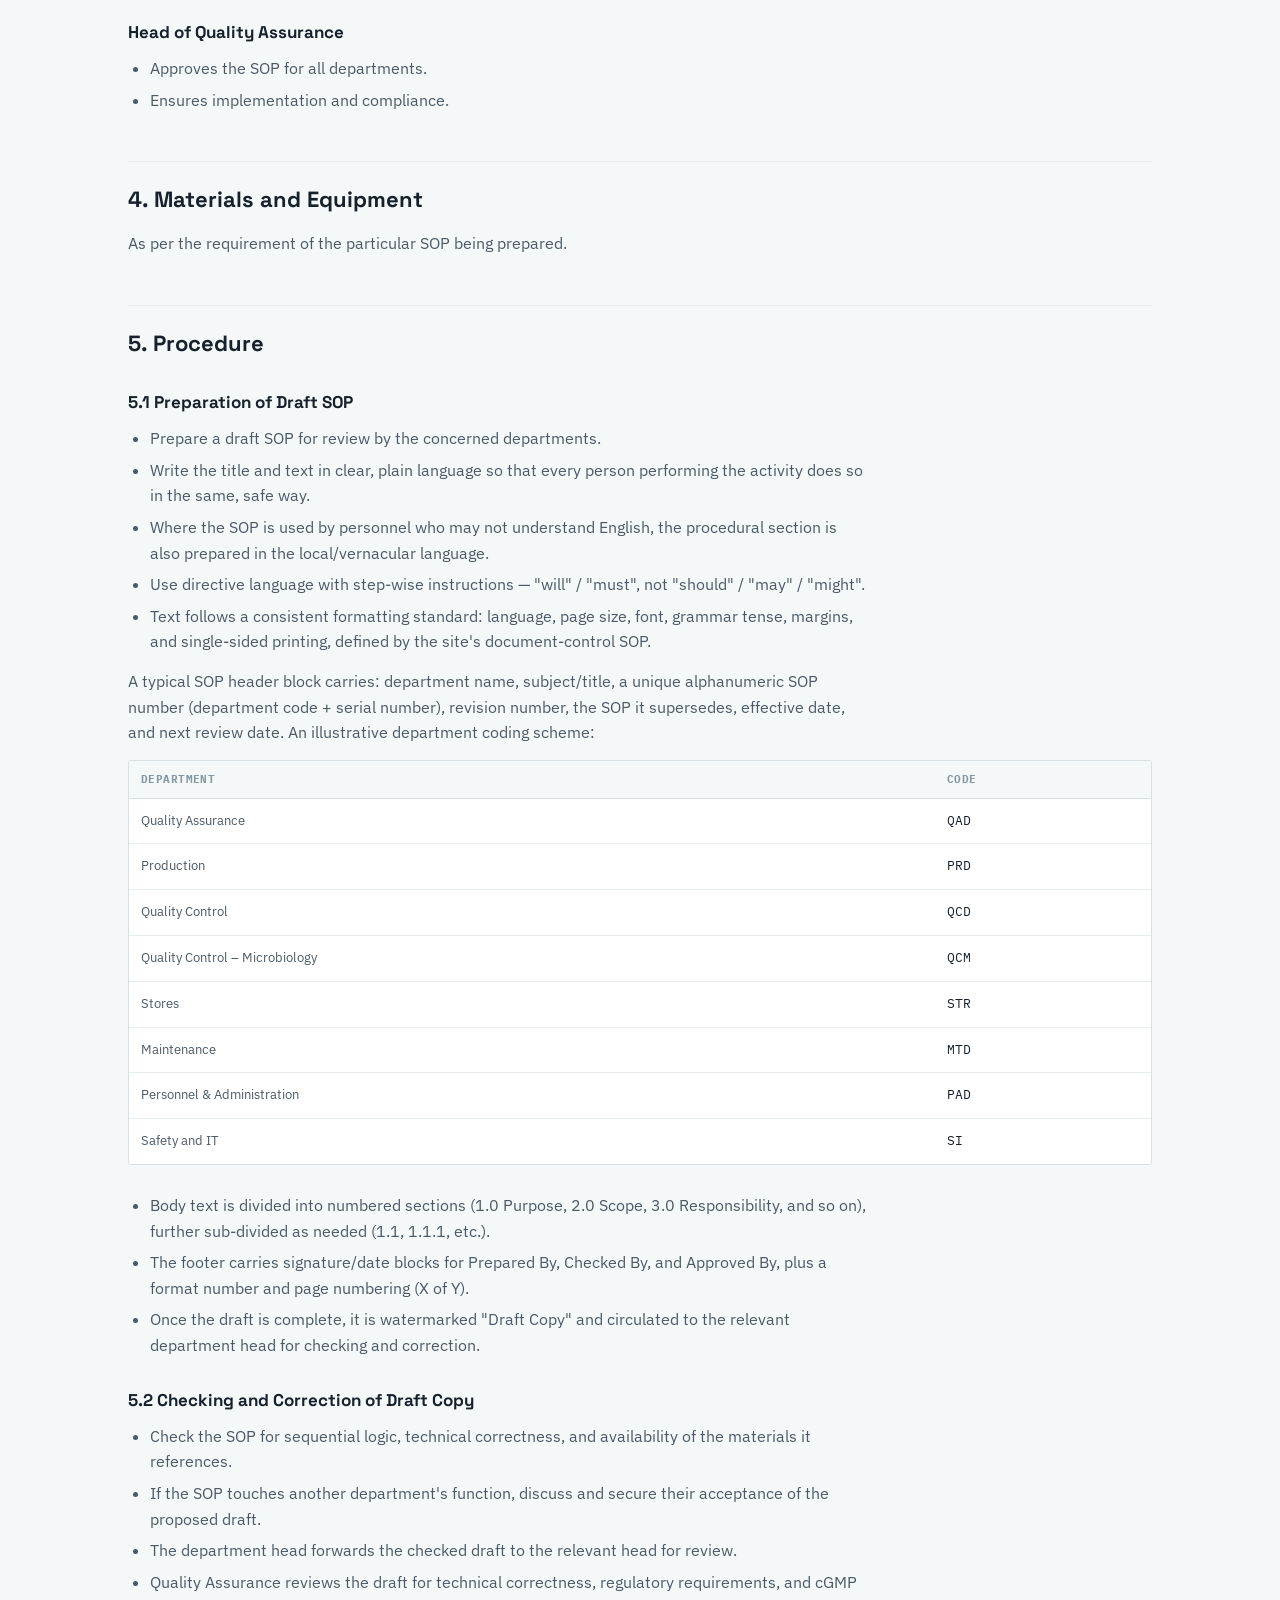
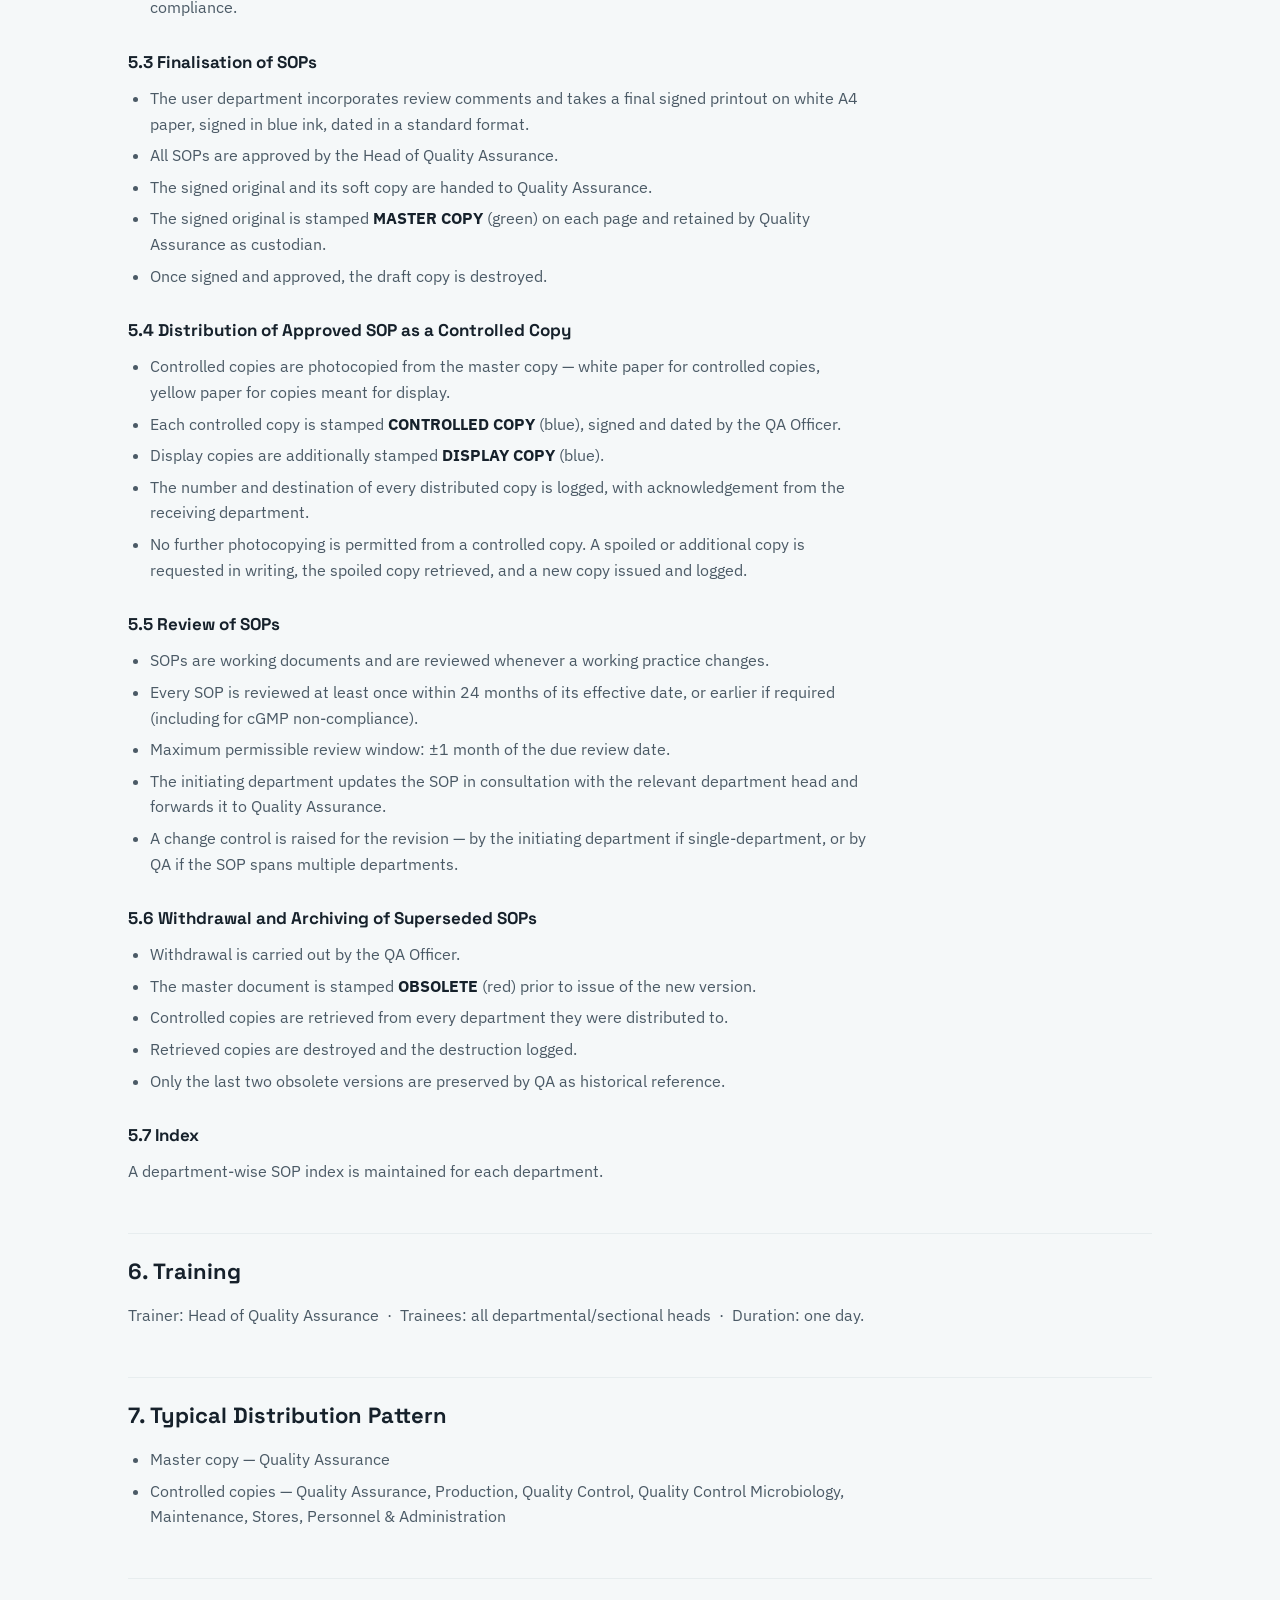
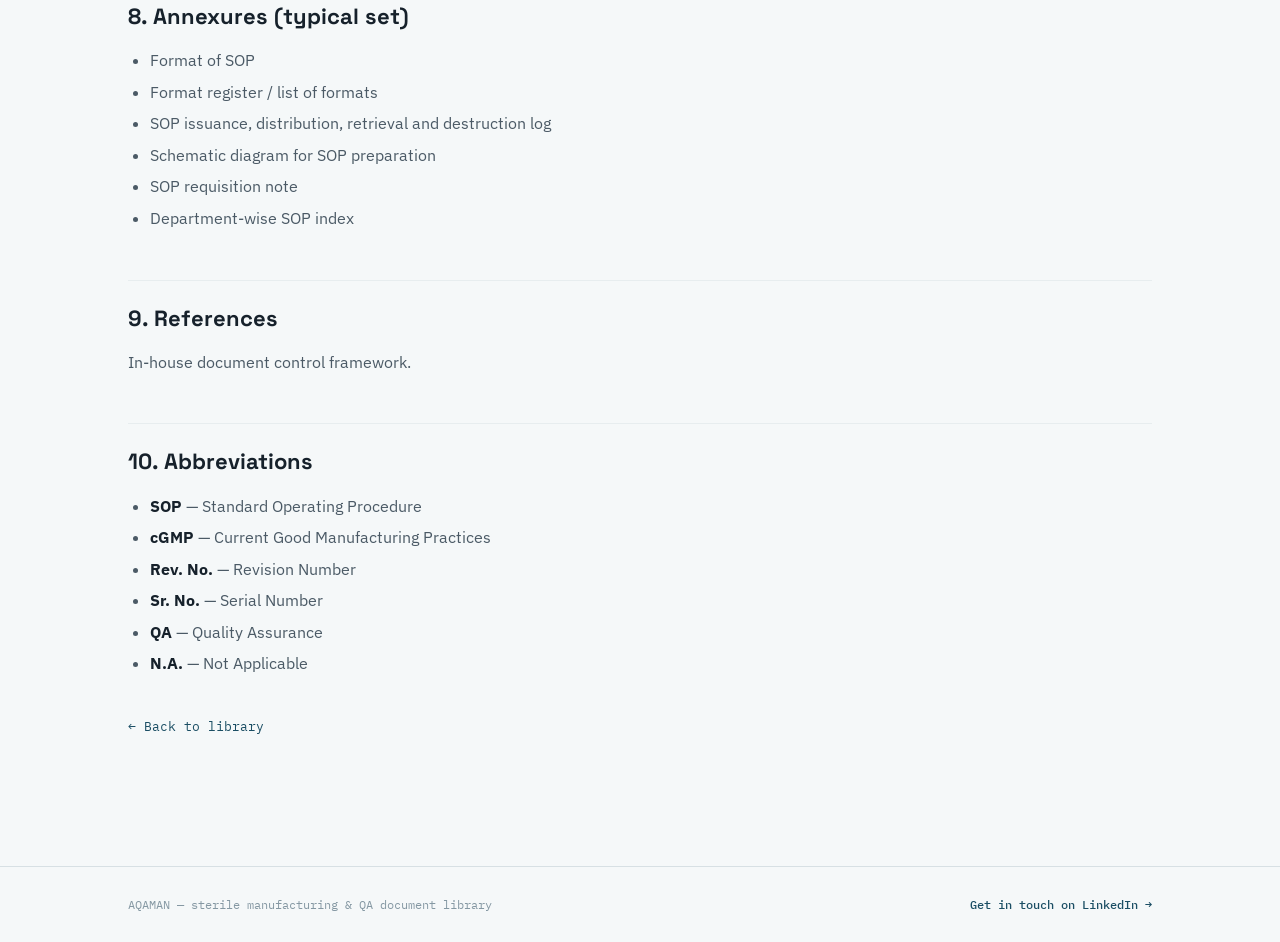
<file: sop-preparation-control.html>
<!doctype html>
<html lang="en">
<head>
<meta charset="UTF-8">
<meta name="viewport" content="width=device-width, initial-scale=1">
<title>SOP — Preparation, Review, Approval, Issuance, Withdrawal &amp; Archiving of SOPs | AQAMAN</title>
<meta name="description" content="Standard operating procedure governing how SOPs themselves are drafted, reviewed, approved, distributed, reviewed periodically and withdrawn in a pharmaceutical QA system.">
<link rel="preconnect" href="https://fonts.googleapis.com">
<link href="https://fonts.googleapis.com/css2?family=Space+Grotesk:wght@500;700&family=IBM+Plex+Sans:wght@400;500;600&family=IBM+Plex+Mono:wght@400;500&display=swap" rel="stylesheet">
<link rel="stylesheet" href="styles.css">
</head>
<body>

<header class="site-header">
  <div class="wrap">
    <div class="wordmark"><span class="dot"></span>AQAMAN</div>
    <nav class="site-nav">
      <a href="index.html#library">Documents</a>
      <a href="index.html#about">About</a>
    </nav>
  </div>
</header>

<section class="doc-header">
  <div class="wrap">
    <div class="breadcrumb"><a href="index.html">Library</a> / Standard Operating Procedures</div>
    <h1>Preparation, Review, Approval, Issuance, Withdrawal and Archiving of SOPs</h1>
    <div class="chips-row">
      <span class="chip accent">SOP CONTROL</span>
      <span class="chip">cGMP</span>
      <span class="chip">DOCUMENT CONTROL</span>
    </div>
    <div class="meta-table">
      <div><div class="k">Document No.</div><div class="v">SOP/QA/001 (illustrative)</div></div>
      <div><div class="k">Department</div><div class="v">Quality Assurance</div></div>
      <div><div class="k">Version</div><div class="v">01</div></div>
      <div><div class="k">Applicable To</div><div class="v">All departments</div></div>
    </div>
  </div>
</section>

<section class="doc-body">
  <div class="wrap">

    <a class="back-link" href="index.html#library">&larr; Back to library</a>

    <h2>1. Purpose</h2>
    <ul>
      <li>To describe the procedure for preparation, review, approval, issuance, withdrawal and archiving of SOPs.</li>
      <li>To maintain a uniform pattern of format, content, initiation, review, approval, withdrawal and archiving of SOPs across all departments.</li>
      <li>To define the accepted method of performing a particular activity in a correct and systematic manner.</li>
    </ul>

    <h2>2. Scope</h2>
    <p>This SOP is applicable to all departments of the organization.</p>

    <h2>3. Responsibility</h2>
    <h3>QA Officer</h3>
    <ul>
      <li>Issues SOPs as the approved version.</li>
      <li>Maintains the master copy and controls distribution among all concerned departments.</li>
      <li>Ensures proper documentation as per the relevant SOP.</li>
      <li>Maintains the master index and distributes controlled copies to concerned departments.</li>
    </ul>
    <h3>Department Executive / Chemist / Initiator</h3>
    <ul>
      <li>Prepares the SOP.</li>
      <li>Ensures technical accuracy of process, materials, and conditions described.</li>
      <li>Ensures availability/display of the revised SOP at the concerned working place, including translation into the local language where applicable.</li>
      <li>Provides training on the SOP.</li>
    </ul>
    <h3>Head of Concerned Department</h3>
    <ul>
      <li>Reviews the SOP.</li>
      <li>Ensures the procedures mentioned in the SOP are followed.</li>
    </ul>
    <h3>Head of Quality Assurance</h3>
    <ul>
      <li>Approves the SOP for all departments.</li>
      <li>Ensures implementation and compliance.</li>
    </ul>

    <h2>4. Materials and Equipment</h2>
    <p>As per the requirement of the particular SOP being prepared.</p>

    <h2>5. Procedure</h2>

    <h3>5.1 Preparation of Draft SOP</h3>
    <ul>
      <li>Prepare a draft SOP for review by the concerned departments.</li>
      <li>Write the title and text in clear, plain language so that every person performing the activity does so in the same, safe way.</li>
      <li>Where the SOP is used by personnel who may not understand English, the procedural section is also prepared in the local/vernacular language.</li>
      <li>Use directive language with step-wise instructions — "will" / "must", not "should" / "may" / "might".</li>
      <li>Text follows a consistent formatting standard: language, page size, font, grammar tense, margins, and single-sided printing, defined by the site's document-control SOP.</li>
    </ul>

    <p>A typical SOP header block carries: department name, subject/title, a unique alphanumeric SOP number (department code + serial number), revision number, the SOP it supersedes, effective date, and next review date. An illustrative department coding scheme:</p>

    <div class="table-scroll">
      <table class="fmea" style="min-width:500px;">
        <thead><tr><th>Department</th><th>Code</th></tr></thead>
        <tbody>
          <tr><td>Quality Assurance</td><td class="sod">QAD</td></tr>
          <tr><td>Production</td><td class="sod">PRD</td></tr>
          <tr><td>Quality Control</td><td class="sod">QCD</td></tr>
          <tr><td>Quality Control – Microbiology</td><td class="sod">QCM</td></tr>
          <tr><td>Stores</td><td class="sod">STR</td></tr>
          <tr><td>Maintenance</td><td class="sod">MTD</td></tr>
          <tr><td>Personnel &amp; Administration</td><td class="sod">PAD</td></tr>
          <tr><td>Safety and IT</td><td class="sod">SI</td></tr>
        </tbody>
      </table>
    </div>

    <ul>
      <li>Body text is divided into numbered sections (1.0 Purpose, 2.0 Scope, 3.0 Responsibility, and so on), further sub-divided as needed (1.1, 1.1.1, etc.).</li>
      <li>The footer carries signature/date blocks for Prepared By, Checked By, and Approved By, plus a format number and page numbering (X of Y).</li>
      <li>Once the draft is complete, it is watermarked "Draft Copy" and circulated to the relevant department head for checking and correction.</li>
    </ul>

    <h3>5.2 Checking and Correction of Draft Copy</h3>
    <ul>
      <li>Check the SOP for sequential logic, technical correctness, and availability of the materials it references.</li>
      <li>If the SOP touches another department's function, discuss and secure their acceptance of the proposed draft.</li>
      <li>The department head forwards the checked draft to the relevant head for review.</li>
      <li>Quality Assurance reviews the draft for technical correctness, regulatory requirements, and cGMP compliance.</li>
    </ul>

    <h3>5.3 Finalisation of SOPs</h3>
    <ul>
      <li>The user department incorporates review comments and takes a final signed printout on white A4 paper, signed in blue ink, dated in a standard format.</li>
      <li>All SOPs are approved by the Head of Quality Assurance.</li>
      <li>The signed original and its soft copy are handed to Quality Assurance.</li>
      <li>The signed original is stamped <strong>MASTER COPY</strong> (green) on each page and retained by Quality Assurance as custodian.</li>
      <li>Once signed and approved, the draft copy is destroyed.</li>
    </ul>

    <h3>5.4 Distribution of Approved SOP as a Controlled Copy</h3>
    <ul>
      <li>Controlled copies are photocopied from the master copy — white paper for controlled copies, yellow paper for copies meant for display.</li>
      <li>Each controlled copy is stamped <strong>CONTROLLED COPY</strong> (blue), signed and dated by the QA Officer.</li>
      <li>Display copies are additionally stamped <strong>DISPLAY COPY</strong> (blue).</li>
      <li>The number and destination of every distributed copy is logged, with acknowledgement from the receiving department.</li>
      <li>No further photocopying is permitted from a controlled copy. A spoiled or additional copy is requested in writing, the spoiled copy retrieved, and a new copy issued and logged.</li>
    </ul>

    <h3>5.5 Review of SOPs</h3>
    <ul>
      <li>SOPs are working documents and are reviewed whenever a working practice changes.</li>
      <li>Every SOP is reviewed at least once within 24 months of its effective date, or earlier if required (including for cGMP non-compliance).</li>
      <li>Maximum permissible review window: &plusmn;1 month of the due review date.</li>
      <li>The initiating department updates the SOP in consultation with the relevant department head and forwards it to Quality Assurance.</li>
      <li>A change control is raised for the revision — by the initiating department if single-department, or by QA if the SOP spans multiple departments.</li>
    </ul>

    <h3>5.6 Withdrawal and Archiving of Superseded SOPs</h3>
    <ul>
      <li>Withdrawal is carried out by the QA Officer.</li>
      <li>The master document is stamped <strong>OBSOLETE</strong> (red) prior to issue of the new version.</li>
      <li>Controlled copies are retrieved from every department they were distributed to.</li>
      <li>Retrieved copies are destroyed and the destruction logged.</li>
      <li>Only the last two obsolete versions are preserved by QA as historical reference.</li>
    </ul>

    <h3>5.7 Index</h3>
    <p>A department-wise SOP index is maintained for each department.</p>

    <h2>6. Training</h2>
    <p>Trainer: Head of Quality Assurance &nbsp;&middot;&nbsp; Trainees: all departmental/sectional heads &nbsp;&middot;&nbsp; Duration: one day.</p>

    <h2>7. Typical Distribution Pattern</h2>
    <ul>
      <li>Master copy — Quality Assurance</li>
      <li>Controlled copies — Quality Assurance, Production, Quality Control, Quality Control Microbiology, Maintenance, Stores, Personnel &amp; Administration</li>
    </ul>

    <h2>8. Annexures (typical set)</h2>
    <ul>
      <li>Format of SOP</li>
      <li>Format register / list of formats</li>
      <li>SOP issuance, distribution, retrieval and destruction log</li>
      <li>Schematic diagram for SOP preparation</li>
      <li>SOP requisition note</li>
      <li>Department-wise SOP index</li>
    </ul>

    <h2>9. References</h2>
    <p>In-house document control framework.</p>

    <h2>10. Abbreviations</h2>
    <ul>
      <li><strong>SOP</strong> — Standard Operating Procedure</li>
      <li><strong>cGMP</strong> — Current Good Manufacturing Practices</li>
      <li><strong>Rev. No.</strong> — Revision Number</li>
      <li><strong>Sr. No.</strong> — Serial Number</li>
      <li><strong>QA</strong> — Quality Assurance</li>
      <li><strong>N.A.</strong> — Not Applicable</li>
    </ul>

    <p style="margin-top:36px;"><a class="back-link" href="index.html#library">&larr; Back to library</a></p>

  </div>
</section>

<footer class="site-footer">
  <div class="wrap">
    <p>AQAMAN — sterile manufacturing &amp; QA document library</p>
    <p><a href="https://www.linkedin.com/in/aniket-murkute-a403751b2/" target="_blank" rel="noopener">Get in touch on LinkedIn &rarr;</a></p>
  </div>
</footer>

</body>
</html>
</file>
<file: styles.css>
/* ============================================================
   AQAMAN — sterile manufacturing / QA document library
   Design language: "controlled environment" — precise grid,
   equipment-tag chips, cleanroom steel-blue + classification amber.
   ============================================================ */

:root{
  --bg:        #F5F8F9;
  --panel:     #FFFFFF;
  --ink:       #16212B;
  --ink-soft:  #4B5A66;
  --ink-faint: #8598A3;
  --line:      #D7E0E4;
  --line-soft: #E7EDEF;

  --accent:      #2B6E8C;
  --accent-deep: #1B4E64;
  --accent-tint: #E4EEF2;

  --amber:      #B9840F;
  --amber-tint: #FBF1DC;

  --risk-low:      #2E7D4F;
  --risk-low-tint: #E4F3EA;
  --risk-med:      #B9840F;
  --risk-med-tint: #FBF1DC;
  --risk-high:     #A8402B;
  --risk-high-tint:#FBE7E2;

  --radius: 3px;
  --font-display: 'Space Grotesk', 'IBM Plex Sans', sans-serif;
  --font-body: 'IBM Plex Sans', -apple-system, sans-serif;
  --font-mono: 'IBM Plex Mono', 'SFMono-Regular', Consolas, monospace;
}

*{ box-sizing:border-box; }
html{ scroll-behavior:smooth; }
body{
  margin:0;
  background:var(--bg);
  color:var(--ink);
  font-family:var(--font-body);
  font-size:16px;
  line-height:1.6;
  -webkit-font-smoothing:antialiased;
}

a{ color:var(--accent-deep); text-decoration:none; }
a:hover{ text-decoration:underline; }
a:focus-visible, button:focus-visible{
  outline:2px solid var(--accent);
  outline-offset:2px;
}

img{ max-width:100%; display:block; }

/* ---------- layout shell ---------- */
.wrap{
  max-width:1080px;
  margin:0 auto;
  padding:0 28px;
}

/* ---------- background grid texture (blueprint) ---------- */
.blueprint{
  background-image:
    linear-gradient(var(--line-soft) 1px, transparent 1px),
    linear-gradient(90deg, var(--line-soft) 1px, transparent 1px);
  background-size: 36px 36px;
}

/* ---------- header ---------- */
.site-header{
  border-bottom:1px solid var(--line);
  background:var(--panel);
  position:sticky;
  top:0;
  z-index:50;
}
.site-header .wrap{
  display:flex;
  align-items:center;
  justify-content:space-between;
  padding-top:16px;
  padding-bottom:16px;
}
.wordmark{
  font-family:var(--font-display);
  font-weight:700;
  font-size:20px;
  letter-spacing:0.04em;
  color:var(--ink);
  display:flex;
  align-items:center;
  gap:10px;
}
.wordmark .dot{
  width:9px; height:9px;
  border-radius:50%;
  background:var(--accent);
  box-shadow:0 0 0 3px var(--accent-tint);
  display:inline-block;
}
.site-nav{ display:flex; gap:28px; }
.site-nav a{
  color:var(--ink-soft);
  font-family:var(--font-mono);
  font-size:13px;
  letter-spacing:0.03em;
  text-transform:uppercase;
}
.site-nav a:hover{ color:var(--accent-deep); text-decoration:none; }

/* ---------- chips (the signature element) ---------- */
.chip{
  display:inline-flex;
  align-items:center;
  gap:6px;
  font-family:var(--font-mono);
  font-size:11.5px;
  letter-spacing:0.03em;
  text-transform:uppercase;
  padding:4px 10px;
  border-radius:999px;
  border:1px solid var(--line);
  background:var(--panel);
  color:var(--ink-soft);
  white-space:nowrap;
}
.chip.accent{ background:var(--accent-tint); border-color:transparent; color:var(--accent-deep); }
.chip.amber{ background:var(--amber-tint); border-color:transparent; color:var(--amber); }
.chip.low{ background:var(--risk-low-tint); border-color:transparent; color:var(--risk-low); }
.chip.medium{ background:var(--risk-med-tint); border-color:transparent; color:var(--risk-med); }
.chip.high{ background:var(--risk-high-tint); border-color:transparent; color:var(--risk-high); }

/* ---------- hero ---------- */
.hero{
  border-bottom:1px solid var(--line);
  padding:72px 0 56px;
}
.hero .eyebrow{
  font-family:var(--font-mono);
  font-size:13px;
  color:var(--accent-deep);
  text-transform:uppercase;
  letter-spacing:0.08em;
  margin-bottom:18px;
  display:flex;
  gap:10px;
  flex-wrap:wrap;
}
.hero h1{
  font-family:var(--font-display);
  font-weight:700;
  font-size:clamp(32px, 5vw, 52px);
  line-height:1.08;
  letter-spacing:-0.01em;
  margin:0 0 20px;
  max-width:16ch;
}
.hero p.lede{
  font-size:18px;
  color:var(--ink-soft);
  max-width:56ch;
  margin:0 0 28px;
}
.hero .chips-row{ display:flex; gap:8px; flex-wrap:wrap; }

.hero-cta{
  display:flex;
  align-items:center;
  gap:16px;
  flex-wrap:wrap;
  margin-top:28px;
}
.btn-primary{
  display:inline-flex;
  align-items:center;
  gap:8px;
  background:var(--accent-deep);
  color:#fff;
  font-family:var(--font-mono);
  font-size:13px;
  letter-spacing:0.03em;
  text-transform:uppercase;
  padding:11px 20px;
  border-radius:var(--radius);
  transition:background .15s ease;
}
.btn-primary:hover{
  background:var(--accent);
  text-decoration:none;
}

/* ---------- about strip ---------- */
.about-strip{
  padding:36px 0;
  border-bottom:1px solid var(--line);
  display:flex;
  gap:28px;
  flex-wrap:wrap;
  align-items:center;
}
.monogram{
  flex-shrink:0;
  width:56px;
  height:56px;
  border-radius:50%;
  background:var(--accent-tint);
  border:1px solid var(--accent);
  color:var(--accent-deep);
  font-family:var(--font-display);
  font-weight:700;
  font-size:19px;
  letter-spacing:0.02em;
  display:flex;
  align-items:center;
  justify-content:center;
}
.about-details{
  display:flex;
  gap:36px;
  flex-wrap:wrap;
  align-items:baseline;
}
.about-strip .who{
  font-family:var(--font-mono);
  font-size:13px;
  color:var(--ink-faint);
  text-transform:uppercase;
  letter-spacing:0.05em;
}
.about-strip .who strong{
  display:block;
  font-family:var(--font-body);
  font-weight:600;
  font-size:16px;
  color:var(--ink);
  text-transform:none;
  letter-spacing:0;
  margin-top:2px;
}

/* ---------- library ---------- */
.library{ padding:56px 0 80px; }
.library h2{
  font-family:var(--font-display);
  font-size:24px;
  margin:0 0 6px;
}
.library .sub{ color:var(--ink-soft); margin:0 0 36px; }

.category{ margin-bottom:44px; }
.category-label{
  font-family:var(--font-mono);
  font-size:12px;
  text-transform:uppercase;
  letter-spacing:0.08em;
  color:var(--ink-faint);
  border-bottom:1px solid var(--line);
  padding-bottom:10px;
  margin-bottom:16px;
}

.doc-grid{
  display:grid;
  grid-template-columns:repeat(auto-fill, minmax(280px, 1fr));
  gap:16px;
}

.doc-card{
  background:var(--panel);
  border:1px solid var(--line);
  border-radius:var(--radius);
  padding:20px;
  display:flex;
  flex-direction:column;
  gap:12px;
  transition:border-color .15s ease, transform .15s ease;
}
.doc-card:hover{ border-color:var(--accent); transform:translateY(-2px); }
.doc-card .doc-tag-row{ display:flex; gap:6px; flex-wrap:wrap; }
.doc-card h3{
  font-family:var(--font-display);
  font-size:17px;
  margin:0;
  line-height:1.3;
}
.doc-card h3 a{ color:var(--ink); }
.doc-card h3 a:hover{ color:var(--accent-deep); text-decoration:none; }
.doc-card p{
  font-size:14px;
  color:var(--ink-soft);
  margin:0;
  flex-grow:1;
}
.doc-card .doc-meta{
  font-family:var(--font-mono);
  font-size:11.5px;
  color:var(--ink-faint);
  border-top:1px solid var(--line-soft);
  padding-top:10px;
}

.doc-card.placeholder{
  border-style:dashed;
  color:var(--ink-faint);
  align-items:flex-start;
  justify-content:center;
  min-height:120px;
}
.doc-card.placeholder h3{ color:var(--ink-faint); font-weight:500; font-size:15px; }

/* ---------- footer ---------- */
.site-footer{
  border-top:1px solid var(--line);
  padding:28px 0;
}
.site-footer .wrap{
  display:flex;
  justify-content:space-between;
  align-items:center;
  flex-wrap:wrap;
  gap:12px;
}
.site-footer p{
  margin:0;
  font-family:var(--font-mono);
  font-size:12px;
  color:var(--ink-faint);
}
.site-footer p a{
  color:var(--accent-deep);
  font-weight:500;
}

/* ============================================================
   Document page
   ============================================================ */
.doc-header{
  border-bottom:1px solid var(--line);
  padding:44px 0 32px;
}
.breadcrumb{
  font-family:var(--font-mono);
  font-size:12px;
  color:var(--ink-faint);
  margin-bottom:18px;
}
.breadcrumb a{ color:var(--ink-faint); }
.doc-header h1{
  font-family:var(--font-display);
  font-size:clamp(26px, 4vw, 36px);
  line-height:1.2;
  margin:0 0 16px;
  max-width:34ch;
}
.doc-header .chips-row{ display:flex; gap:8px; flex-wrap:wrap; margin-bottom:20px; }

.meta-table{
  display:grid;
  grid-template-columns:repeat(auto-fit, minmax(180px, 1fr));
  gap:1px;
  background:var(--line);
  border:1px solid var(--line);
  border-radius:var(--radius);
  overflow:hidden;
}
.meta-table div{
  background:var(--panel);
  padding:12px 16px;
}
.meta-table .k{
  font-family:var(--font-mono);
  font-size:10.5px;
  text-transform:uppercase;
  letter-spacing:0.05em;
  color:var(--ink-faint);
  margin-bottom:4px;
}
.meta-table .v{ font-size:14px; color:var(--ink); }

.doc-body{ padding:44px 0 90px; }
.doc-body h2{
  font-family:var(--font-display);
  font-size:22px;
  margin:48px 0 14px;
  padding-top:4px;
  border-top:1px solid var(--line-soft);
  padding-top:20px;
}
.doc-body h2:first-child{ margin-top:0; border-top:none; padding-top:0; }
.doc-body h3{
  font-family:var(--font-display);
  font-size:17px;
  margin:28px 0 10px;
}
.doc-body p{ color:var(--ink-soft); margin:0 0 14px; max-width:74ch; }
.doc-body ul, .doc-body ol{ color:var(--ink-soft); max-width:74ch; padding-left:22px; margin:0 0 14px;}
.doc-body li{ margin-bottom:6px; }
.doc-body strong{ color:var(--ink); }

.formula-box{
  font-family:var(--font-mono);
  background:var(--accent-tint);
  color:var(--accent-deep);
  padding:16px 20px;
  border-radius:var(--radius);
  font-size:15px;
  margin:16px 0 22px;
  display:inline-block;
}

.scale-grid{
  display:grid;
  grid-template-columns:60px 1fr 2fr;
  gap:1px;
  background:var(--line);
  border:1px solid var(--line);
  border-radius:var(--radius);
  overflow:hidden;
  margin-bottom:22px;
  font-size:14px;
}
.scale-grid > div{ background:var(--panel); padding:10px 14px; }
.scale-grid .h{
  font-family:var(--font-mono);
  font-size:10.5px;
  text-transform:uppercase;
  letter-spacing:0.05em;
  color:var(--ink-faint);
  background:var(--bg);
}
.scale-grid .score{ font-family:var(--font-mono); font-weight:600; color:var(--ink); }
.scale-grid .desc{ color:var(--ink-soft); }

.acceptance-grid{
  display:grid;
  grid-template-columns:1fr;
  gap:10px;
  margin-bottom:22px;
}
.acceptance-row{
  display:grid;
  grid-template-columns:110px 100px 1fr;
  gap:14px;
  align-items:center;
  padding:12px 16px;
  border:1px solid var(--line);
  border-radius:var(--radius);
  background:var(--panel);
  font-size:14px;
}
.acceptance-row .rpn{ font-family:var(--font-mono); font-weight:600; }
.acceptance-row p{ margin:0; color:var(--ink-soft); }

.table-scroll{
  overflow-x:auto;
  margin:0 0 28px;
  border:1px solid var(--line);
  border-radius:var(--radius);
}
table.fmea{
  border-collapse:collapse;
  width:100%;
  min-width:1150px;
  font-size:13px;
  background:var(--panel);
}
table.fmea th{
  font-family:var(--font-mono);
  text-transform:uppercase;
  letter-spacing:0.04em;
  font-size:10.5px;
  color:var(--ink-faint);
  text-align:left;
  padding:10px 12px;
  border-bottom:1px solid var(--line);
  background:var(--bg);
  position:sticky;
  top:0;
}
table.fmea td{
  padding:12px;
  border-bottom:1px solid var(--line-soft);
  vertical-align:top;
  color:var(--ink-soft);
}
table.fmea tr:last-child td{ border-bottom:none; }
table.fmea td.num{ font-family:var(--font-mono); color:var(--ink-faint); }
table.fmea td.sod{ font-family:var(--font-mono); color:var(--ink); white-space:nowrap; }
table.fmea td.rpn{ font-family:var(--font-mono); font-weight:700; color:var(--ink); text-align:center; }
table.fmea .risk-pill{
  font-family:var(--font-mono);
  font-size:11px;
  padding:3px 8px;
  border-radius:999px;
  white-space:nowrap;
  display:inline-block;
}
table.fmea .risk-pill.medium{ background:var(--risk-med-tint); color:var(--risk-med); }
table.fmea .risk-pill.low{ background:var(--risk-low-tint); color:var(--risk-low); }
table.fmea .risk-pill.high{ background:var(--risk-high-tint); color:var(--risk-high); }

.approval-table{
  width:100%;
  border-collapse:collapse;
  font-size:14px;
  border:1px solid var(--line);
  border-radius:var(--radius);
  overflow:hidden;
}
.approval-table th, .approval-table td{
  padding:14px 16px;
  border-bottom:1px solid var(--line-soft);
  text-align:left;
}
.approval-table th{
  font-family:var(--font-mono);
  font-size:11px;
  text-transform:uppercase;
  letter-spacing:0.04em;
  color:var(--ink-faint);
  background:var(--bg);
}
.approval-table tr:last-child td{ border-bottom:none; }

.back-link{
  display:inline-flex;
  align-items:center;
  gap:6px;
  font-family:var(--font-mono);
  font-size:13px;
  color:var(--accent-deep);
  margin-bottom:24px;
}

@media (max-width:640px){
  .site-nav{ gap:16px; }
  .hero{ padding:52px 0 40px; }
  .scale-grid{ grid-template-columns:1fr; }
  .scale-grid .h{ display:none; }
  .acceptance-row{ grid-template-columns:1fr; gap:4px; }
}
</file>
